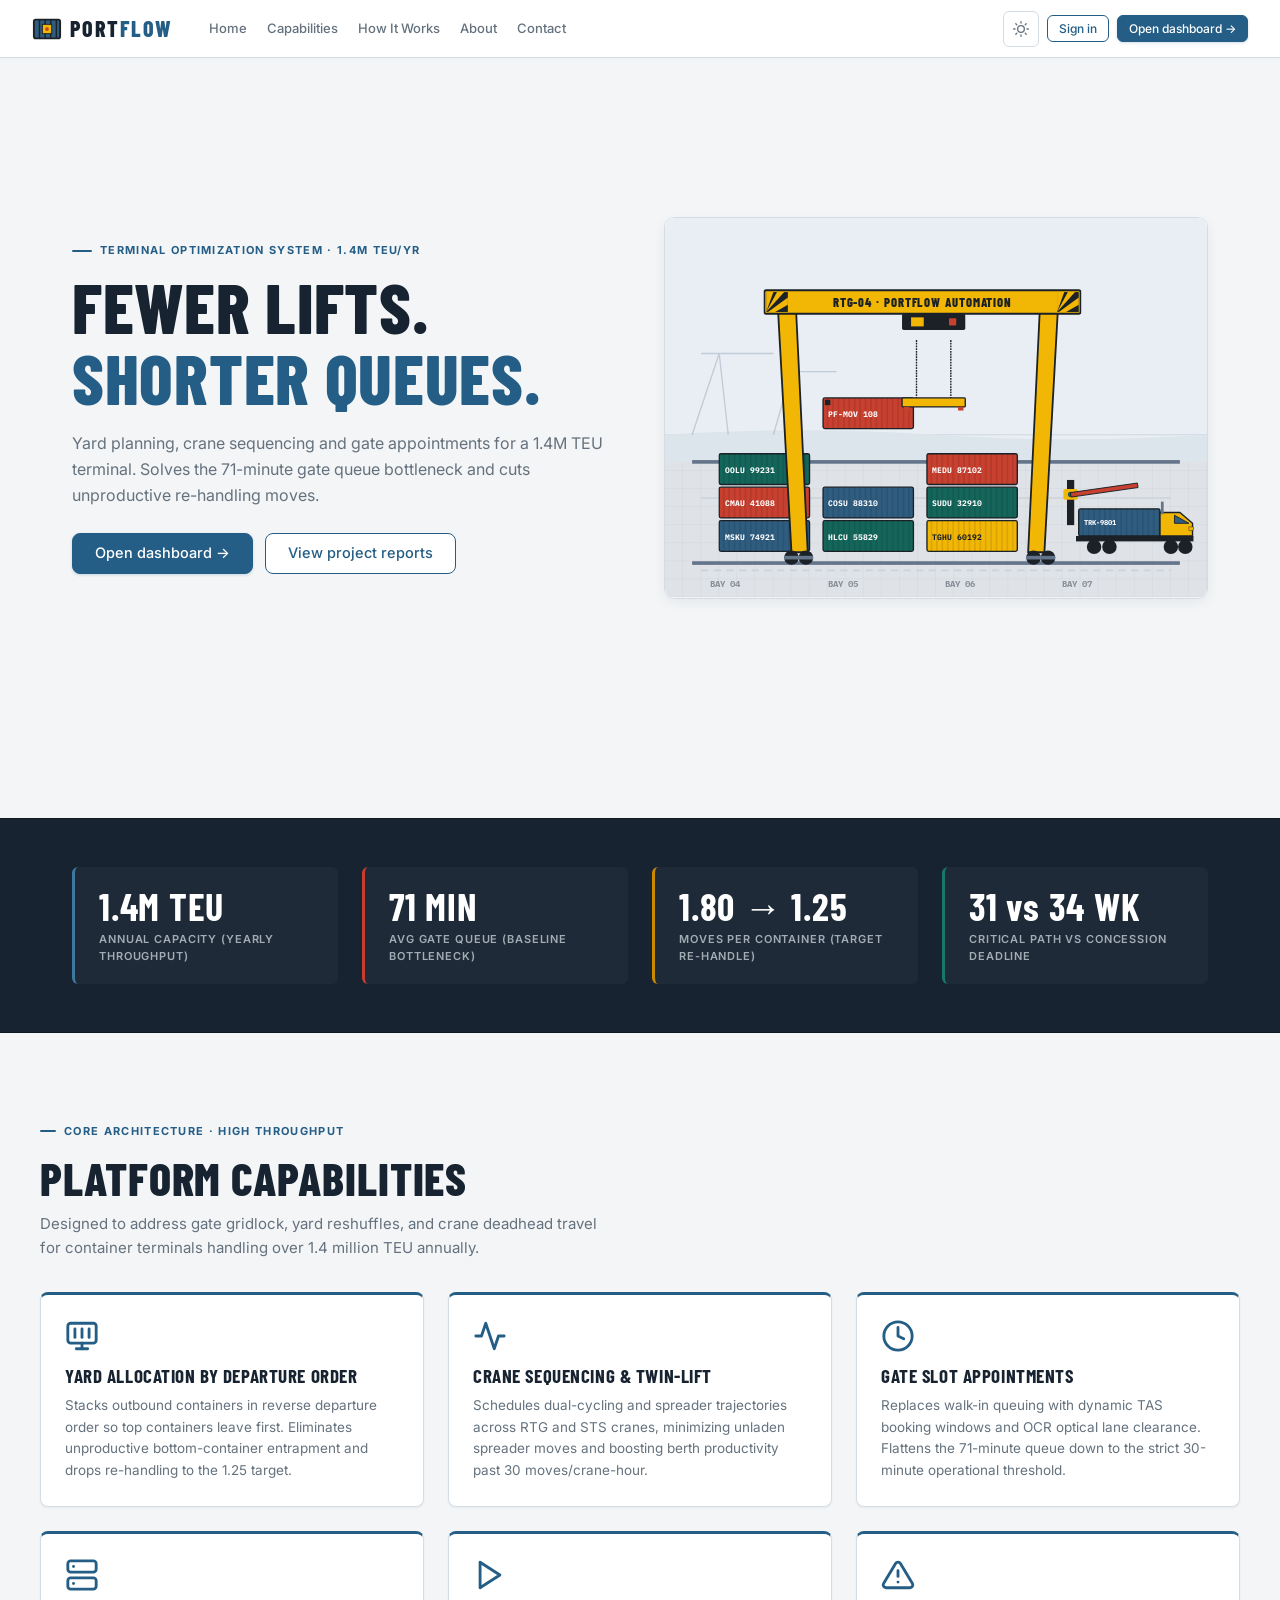
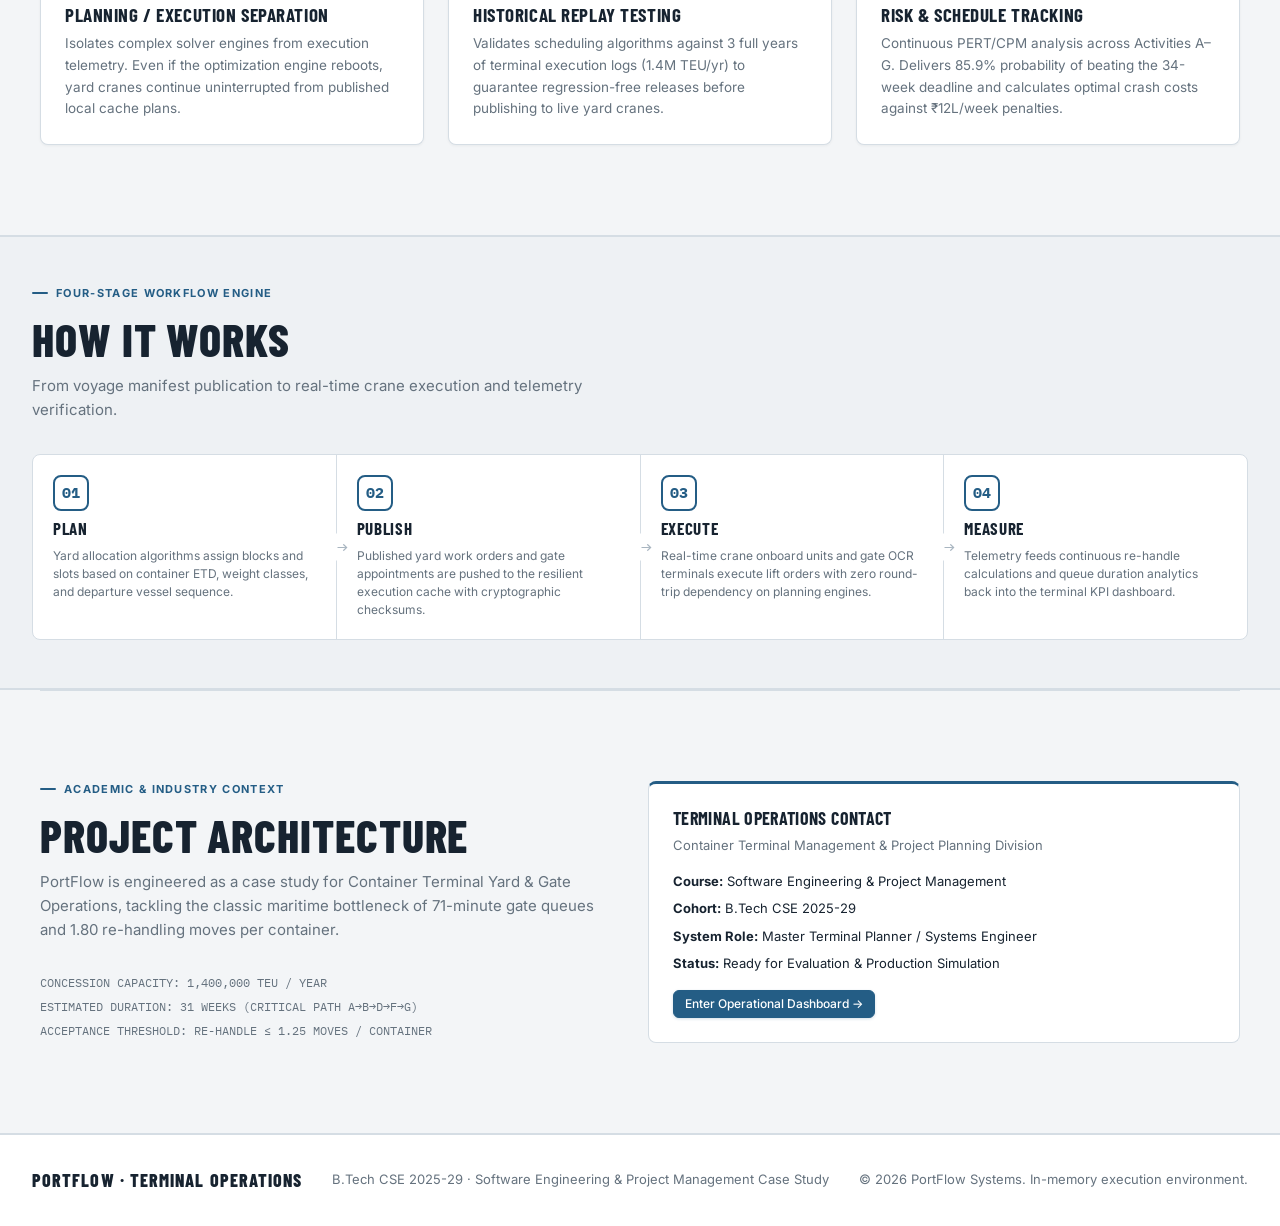
<file: index.html>
<!DOCTYPE html>
<html lang="en" data-theme="light">
<head>
  <meta charset="UTF-8"/>
  <meta name="viewport" content="width=device-width, initial-scale=1.0"/>
  <title>PortFlow – Container Terminal Yard & Gate Operations</title>
  <meta name="description" content="PortFlow: Yard planning, crane sequencing and gate appointments for a 1.4M TEU container terminal. Software Engineering Case Study."/>
  <link rel="stylesheet" href="styles.css"/>
  <link rel="preconnect" href="https://fonts.googleapis.com"/>
  <link rel="preconnect" href="https://fonts.gstatic.com" crossorigin/>
  <link href="https://fonts.googleapis.com/css2?family=Barlow+Condensed:wght@500;600;700;800&family=Inter:wght@300;400;500;600;700&family=IBM+Plex+Mono:wght@400;500;600;700&display=swap" rel="stylesheet"/>
</head>
<body class="landing-body">

  <!-- ══════════════════════════════════════════
       1. TOP NAVIGATION
       ══════════════════════════════════════════ -->
  <header class="l-nav" role="banner">
    <a href="index.html" class="l-logo" aria-label="PortFlow Home">
      <svg class="l-logo-icon" viewBox="0 0 32 32" fill="none" xmlns="http://www.w3.org/2000/svg" aria-hidden="true">
        <!-- Container Icon -->
        <rect x="2" y="6" width="28" height="20" rx="2" fill="#2F5D80" stroke="#1B2127" stroke-width="2"/>
        <line x1="8" y1="6" x2="8" y2="26" stroke="#1B2127" stroke-width="1.5"/>
        <line x1="14" y1="6" x2="14" y2="26" stroke="#1B2127" stroke-width="1.5"/>
        <line x1="20" y1="6" x2="20" y2="26" stroke="#1B2127" stroke-width="1.5"/>
        <line x1="26" y1="6" x2="26" y2="26" stroke="#1B2127" stroke-width="1.5"/>
        <rect x="11" y="11" width="10" height="10" fill="#F2B705" stroke="#1B2127" stroke-width="1"/>
        <circle cx="16" cy="16" r="2" fill="#C8402F"/>
      </svg>
      <span class="l-logo-text">PORT<span>FLOW</span></span>
    </a>

    <nav class="l-nav-links" aria-label="Landing navigation">
      <a href="#hero">Home</a>
      <a href="#capabilities">Capabilities</a>
      <a href="#how-it-works">How It Works</a>
      
      <a href="#about">About</a>
      <a href="#contact">Contact</a>
    </nav>

    <div class="l-nav-right">
      <button class="l-theme-btn" id="theme-toggle-btn" aria-label="Toggle light and dark mode" title="Toggle theme">
        <svg id="theme-sun-icon" width="16" height="16" viewBox="0 0 24 24" fill="none" stroke="currentColor" stroke-width="2" stroke-linecap="round" stroke-linejoin="round">
          <circle cx="12" cy="12" r="5"></circle>
          <line x1="12" y1="1" x2="12" y2="3"></line><line x1="12" y1="21" x2="12" y2="23"></line>
          <line x1="4.22" y1="4.22" x2="5.64" y2="5.64"></line><line x1="18.36" y1="18.36" x2="19.78" y2="19.78"></line>
          <line x1="1" y1="12" x2="3" y2="12"></line><line x1="21" y1="12" x2="23" y2="12"></line>
          <line x1="4.22" y1="19.78" x2="5.64" y2="18.36"></line><line x1="18.36" y1="5.64" x2="19.78" y2="4.22"></line>
        </svg>
      </button>

      <button class="btn btn-secondary btn-sm" id="btn-signin-modal" onclick="openSignInModal()">Sign in</button>
      <a href="dashboard.html" class="btn btn-primary btn-sm">Open dashboard →</a>
    </div>
  </header>

  <!-- ══════════════════════════════════════════
       2. HERO SECTION
       ══════════════════════════════════════════ -->
  <section class="hero" id="hero">
    <div class="hero-text">
      <div class="hero-eyebrow hero-anim-title">TERMINAL OPTIMIZATION SYSTEM · 1.4M TEU/YR</div>
      <h1 class="hero-h1 hero-anim-title">Fewer lifts.<br/><em>Shorter queues.</em></h1>
      <p class="hero-sub hero-anim-sub">Yard planning, crane sequencing and gate appointments for a 1.4M TEU terminal. Solves the 71-minute gate queue bottleneck and cuts unproductive re-handling moves.</p>

      <div class="hero-actions hero-anim-btns">
        <a href="dashboard.html" class="btn btn-primary btn-lg" id="hero-btn-dashboard">Open dashboard →</a>
        <a href="dashboard.html#reports" class="btn btn-secondary btn-lg" id="hero-btn-reports">View project reports</a>
      </div>
    </div>

    <!-- Original Inline SVG Illustration of Container Yard -->
    <div class="hero-illus hero-anim-illus" aria-label="Container yard illustration with gantry crane, stacks of shipping containers and gate truck">
      <svg viewBox="0 0 600 420" width="100%" height="100%" xmlns="http://www.w3.org/2000/svg" style="background:var(--surface);">
        <defs>
          <!-- Hatching & Corrugation pattern -->
          <pattern id="yardGrid" width="20" height="20" patternUnits="userSpaceOnUse">
            <line x1="0" y1="20" x2="20" y2="20" stroke="rgba(0,0,0,0.06)" stroke-width="1"/>
            <line x1="20" y1="0" x2="20" y2="20" stroke="rgba(0,0,0,0.06)" stroke-width="1"/>
          </pattern>
          <pattern id="corrugation" width="6" height="20" patternUnits="userSpaceOnUse">
            <line x1="5" y1="0" x2="5" y2="20" stroke="rgba(0,0,0,0.12)" stroke-width="1.5"/>
          </pattern>
        </defs>

        <!-- Sky / Background -->
        <rect x="0" y="0" width="600" height="280" fill="#E8EEF3"/>
        <line x1="0" y1="240" x2="600" y2="240" stroke="#CBD5E1" stroke-width="1"/>
        <path d="M0 240 Q150 230 300 240 T600 240 L600 280 L0 280 Z" fill="#DDE5EC"/>

        <!-- Distant STS Cranes at Berth -->
        <g stroke="#94A3B8" stroke-width="1.5" fill="none" opacity="0.45">
          <line x1="30" y1="240" x2="60" y2="150"/>
          <line x1="70" y1="240" x2="60" y2="150"/>
          <line x1="40" y1="150" x2="120" y2="150"/>
          <line x1="120" y1="240" x2="140" y2="170"/>
          <line x1="150" y1="240" x2="140" y2="170"/>
          <line x1="130" y1="170" x2="190" y2="170"/>
        </g>

        <!-- Concrete Yard Ground -->
        <rect x="0" y="270" width="600" height="150" fill="#DFE3E7"/>
        <rect x="0" y="270" width="600" height="150" fill="url(#yardGrid)"/>

        <!-- Yard Markings (Bay lines) -->
        <line x1="40" y1="390" x2="560" y2="390" stroke="#CBD2D9" stroke-width="2" stroke-dasharray="8 6"/>
        <line x1="40" y1="310" x2="560" y2="310" stroke="#CBD2D9" stroke-width="1.5"/>
        <text x="50" y="408" font-family="'IBM Plex Mono', monospace" font-size="10" font-weight="700" fill="#8A9099">BAY 04</text>
        <text x="180" y="408" font-family="'IBM Plex Mono', monospace" font-size="10" font-weight="700" fill="#8A9099">BAY 05</text>
        <text x="310" y="408" font-family="'IBM Plex Mono', monospace" font-size="10" font-weight="700" fill="#8A9099">BAY 06</text>
        <text x="440" y="408" font-family="'IBM Plex Mono', monospace" font-size="10" font-weight="700" fill="#8A9099">BAY 07</text>

        <!-- Crane Rails -->
        <rect x="30" y="380" width="540" height="4" fill="#64748B"/>
        <rect x="30" y="268" width="540" height="4" fill="#64748B"/>

        <!-- ── CONTAINER STACKS (Palette: Red #C8402F, Blue #2F5D80, Yellow #F2B705, Green #14665B) ── -->

        <!-- Stack 1 (Left: Bay 04) -->
        <!-- Tier 1 -->
        <g transform="translate(60, 335)">
          <rect width="100" height="34" rx="2" fill="#2F5D80" stroke="#1B2127" stroke-width="1.5"/>
          <rect width="100" height="34" fill="url(#corrugation)"/>
          <text x="6" y="21" font-family="'IBM Plex Mono', monospace" font-size="8.5" font-weight="700" fill="#FFFFFF">MSKU 74921</text>
          <rect x="82" y="6" width="12" height="6" fill="#F2B705" stroke="#1B2127" stroke-width="0.5"/>
        </g>
        <!-- Tier 2 -->
        <g transform="translate(60, 298)">
          <rect width="100" height="34" rx="2" fill="#C8402F" stroke="#1B2127" stroke-width="1.5"/>
          <rect width="100" height="34" fill="url(#corrugation)"/>
          <text x="6" y="21" font-family="'IBM Plex Mono', monospace" font-size="8.5" font-weight="700" fill="#FFFFFF">CMAU 41088</text>
          <text x="76" y="21" font-family="'IBM Plex Mono', monospace" font-size="7.5" font-weight="700" fill="#FFFFFF">40HC</text>
        </g>
        <!-- Tier 3 -->
        <g transform="translate(60, 261)">
          <rect width="100" height="34" rx="2" fill="#14665B" stroke="#1B2127" stroke-width="1.5"/>
          <rect width="100" height="34" fill="url(#corrugation)"/>
          <text x="6" y="21" font-family="'IBM Plex Mono', monospace" font-size="8.5" font-weight="700" fill="#FFFFFF">OOLU 99231</text>
        </g>

        <!-- Stack 2 (Middle: Bay 05) -->
        <!-- Tier 1 -->
        <g transform="translate(175, 335)">
          <rect width="100" height="34" rx="2" fill="#14665B" stroke="#1B2127" stroke-width="1.5"/>
          <rect width="100" height="34" fill="url(#corrugation)"/>
          <text x="6" y="21" font-family="'IBM Plex Mono', monospace" font-size="8.5" font-weight="700" fill="#FFFFFF">HLCU 55829</text>
        </g>
        <!-- Tier 2 -->
        <g transform="translate(175, 298)">
          <rect width="100" height="34" rx="2" fill="#2F5D80" stroke="#1B2127" stroke-width="1.5"/>
          <rect width="100" height="34" fill="url(#corrugation)"/>
          <text x="6" y="21" font-family="'IBM Plex Mono', monospace" font-size="8.5" font-weight="700" fill="#FFFFFF">COSU 88310</text>
        </g>

        <!-- Stack 3 (Right: Bay 06) -->
        <!-- Tier 1 -->
        <g transform="translate(290, 335)">
          <rect width="100" height="34" rx="2" fill="#F2B705" stroke="#1B2127" stroke-width="1.5"/>
          <rect width="100" height="34" fill="url(#corrugation)"/>
          <text x="6" y="21" font-family="'IBM Plex Mono', monospace" font-size="8.5" font-weight="700" fill="#1B2127">TGHU 60192</text>
        </g>
        <!-- Tier 2 -->
        <g transform="translate(290, 298)">
          <rect width="100" height="34" rx="2" fill="#14665B" stroke="#1B2127" stroke-width="1.5"/>
          <rect width="100" height="34" fill="url(#corrugation)"/>
          <text x="6" y="21" font-family="'IBM Plex Mono', monospace" font-size="8.5" font-weight="700" fill="#FFFFFF">SUDU 32910</text>
        </g>
        <!-- Tier 3 -->
        <g transform="translate(290, 261)">
          <rect width="100" height="34" rx="2" fill="#C8402F" stroke="#1B2127" stroke-width="1.5"/>
          <rect width="100" height="34" fill="url(#corrugation)"/>
          <text x="6" y="21" font-family="'IBM Plex Mono', monospace" font-size="8.5" font-weight="700" fill="#FFFFFF">MEDU 87102</text>
        </g>

        <!-- ── ANIMATED MOVING CONTAINER BEING LIFTED ── -->
        <g class="ctr-moving" transform="translate(175, 261)">
          <animateTransform attributeName="transform" type="translate"
            values="175,261; 175,190; 290,190; 290,225; 290,190; 175,190; 175,261"
            keyTimes="0; 0.2; 0.45; 0.6; 0.75; 0.9; 1"
            dur="9s" repeatCount="indefinite"/>
          <rect width="100" height="34" rx="2" fill="#C8402F" stroke="#1B2127" stroke-width="1.5"/>
          <rect width="100" height="34" fill="url(#corrugation)"/>
          <text x="6" y="21" font-family="'IBM Plex Mono', monospace" font-size="8.5" font-weight="700" fill="#FFFFFF">PF-MOV 108</text>
          <!-- Corner castings -->
          <rect x="2" y="2" width="6" height="6" fill="#1B2127"/>
          <rect x="92" y="2" width="6" height="6" fill="#1B2127"/>
        </g>

        <!-- ── RUBBER-TYRED GANTRY CRANE (RTG) ── -->
        <g id="gantry-crane">
          <!-- Left Leg & Wheels -->
          <path d="M125 100 L140 370 L158 370 L145 100 Z" fill="#F2B705" stroke="#1B2127" stroke-width="2"/>
          <circle cx="140" cy="376" r="8" fill="#1B2127"/>
          <circle cx="156" cy="376" r="8" fill="#1B2127"/>
          <rect x="132" y="374" width="32" height="4" fill="#64748B"/>

          <!-- Right Leg & Wheels -->
          <path d="M435 100 L420 370 L402 370 L415 100 Z" fill="#F2B705" stroke="#1B2127" stroke-width="2"/>
          <circle cx="408" cy="376" r="8" fill="#1B2127"/>
          <circle cx="424" cy="376" r="8" fill="#1B2127"/>
          <rect x="400" y="374" width="32" height="4" fill="#64748B"/>

          <!-- Top Cross Girder -->
          <rect x="110" y="80" width="350" height="26" rx="2" fill="#F2B705" stroke="#1B2127" stroke-width="2"/>
          <!-- Hazard Stripes on Girder Ends -->
          <g transform="translate(112, 82)">
            <rect width="24" height="22" fill="#1B2127"/>
            <polygon points="0,0 8,0 0,22" fill="#F2B705"/>
            <polygon points="12,0 20,0 0,22 0,22" fill="#F2B705"/>
            <polygon points="24,6 24,14 10,22 2,22" fill="#F2B705"/>
          </g>
          <g transform="translate(434, 82)">
            <rect width="24" height="22" fill="#1B2127"/>
            <polygon points="0,0 8,0 0,22" fill="#F2B705"/>
            <polygon points="12,0 20,0 0,22 0,22" fill="#F2B705"/>
            <polygon points="24,6 24,14 10,22 2,22" fill="#F2B705"/>
          </g>
          <text x="285" y="98" font-family="'Barlow Condensed', sans-serif" font-size="14" font-weight="800" fill="#1B2127" text-anchor="middle" letter-spacing="1">RTG-04 · PORTFLOW AUTOMATION</text>

          <!-- Trolley -->
          <g transform="translate(245, 106)">
            <animateTransform attributeName="transform" type="translate"
              values="245,106; 295,106; 245,106"
              dur="9s" repeatCount="indefinite"/>
            <rect width="70" height="18" rx="2" fill="#1B2127"/>
            <rect x="10" y="4" width="14" height="10" fill="#F2B705"/>
            <rect x="52" y="5" width="8" height="8" rx="1" fill="#C8402F"/>

            <!-- Cables & Spreader Hook Group with Sway Animation -->
            <g class="crane-hook-grp">
              <animateTransform attributeName="transform" type="translate"
                values="0,0; 0,16; 0,0"
                dur="4.5s" repeatCount="indefinite"/>
              <line x1="16" y1="18" x2="16" y2="82" stroke="#1B2127" stroke-width="1.5" stroke-dasharray="2 1"/>
              <line x1="54" y1="18" x2="54" y2="82" stroke="#1B2127" stroke-width="1.5" stroke-dasharray="2 1"/>
              <!-- Spreader Bar -->
              <rect x="0" y="82" width="70" height="10" rx="1" fill="#F2B705" stroke="#1B2127" stroke-width="1.5"/>
              <!-- Twistlocks -->
              <rect x="2" y="92" width="6" height="4" fill="#C8402F"/>
              <rect x="62" y="92" width="6" height="4" fill="#C8402F"/>
            </g>
          </g>
        </g>

        <!-- ── TERMINAL TRUCK AT GATE LANE (Right side) ── -->
        <g id="gate-truck" transform="translate(420, 310)">
          <!-- Gate Barrier Arm (Red/Yellow hazard stripes) -->
          <g transform="translate(25, -20)">
            <rect x="0" y="0" width="8" height="50" fill="#1B2127"/>
            <rect x="-4" y="10" width="16" height="12" rx="2" fill="#F2B705"/>
            <circle cx="4" cy="16" r="3" fill="#14665B"/>
            <!-- Boom barrier up & down rotation animation -->
            <g>
              <animateTransform attributeName="transform" type="rotate"
                values="-32 4 16; 0 4 16; 0 4 16; -32 4 16"
                keyTimes="0; 0.35; 0.65; 1"
                dur="6s" repeatCount="indefinite"/>
              <rect x="4" y="14" width="75" height="5" fill="#C8402F" stroke="#1B2127" stroke-width="1"/>
            </g>
          </g>

          <!-- Truck Chassis -->
          <rect x="35" y="42" width="130" height="6" fill="#1B2127"/>
          <!-- Wheels -->
          <circle cx="55" cy="54" r="8" fill="#1B2127"/>
          <circle cx="72" cy="54" r="8" fill="#1B2127"/>
          <circle cx="140" cy="54" r="8" fill="#1B2127"/>
          <circle cx="156" cy="54" r="8" fill="#1B2127"/>

          <!-- Truck Container on Chassis -->
          <g transform="translate(38, 12)">
            <rect width="90" height="30" rx="2" fill="#2F5D80" stroke="#1B2127" stroke-width="1.5"/>
            <rect width="90" height="30" fill="url(#corrugation)"/>
            <text x="6" y="18" font-family="'IBM Plex Mono', monospace" font-size="7.5" font-weight="700" fill="#FFFFFF">TRK-9801</text>
          </g>

          <!-- Driver Cab -->
          <path d="M128 42 L128 16 L150 16 L164 28 L164 42 Z" fill="#F2B705" stroke="#1B2127" stroke-width="1.5"/>
          <polygon points="144,19 160,28 144,28" fill="#2F5D80" stroke="#1B2127" stroke-width="1"/>
          <rect x="160" y="32" width="5" height="4" fill="#F2B705" stroke="#1B2127" stroke-width="0.5"/>
          <!-- Exhaust stack -->
          <rect x="129" y="4" width="3" height="14" fill="#64748B"/>
        </g>
      </svg>
    </div>
  </section>

  <!-- ══════════════════════════════════════════
       3. STAT STRIP (Dark navy background, condensed numbers, count-up animation)
       ══════════════════════════════════════════ -->
  <section class="stats-strip hero-anim-stats" id="landing-stats" aria-label="Terminal performance statistics">
    <div class="stats-inner">
      <div class="stat-card">
        <div class="stat-val stat-count-1">0.0M TEU</div>
        <div class="stat-lbl">ANNUAL CAPACITY (YEARLY THROUGHPUT)</div>
      </div>
      <div class="stat-card">
        <div class="stat-val stat-count-2">0 MIN</div>
        <div class="stat-lbl">AVG GATE QUEUE (BASELINE BOTTLENECK)</div>
      </div>
      <div class="stat-card">
        <div class="stat-val stat-count-3">0.00 → 1.25</div>
        <div class="stat-lbl">MOVES PER CONTAINER (TARGET RE-HANDLE)</div>
      </div>
      <div class="stat-card">
        <div class="stat-val stat-count-4">0 vs 34 WK</div>
        <div class="stat-lbl">CRITICAL PATH VS CONCESSION DEADLINE</div>
      </div>
    </div>
  </section>

  <!-- ══════════════════════════════════════════
       4. PLATFORM CAPABILITIES (6 cards grid)
       ══════════════════════════════════════════ -->
  <section class="capabilities" id="capabilities">
    <div class="section-eyebrow">CORE ARCHITECTURE · HIGH THROUGHPUT</div>
    <h2 class="section-h2">Platform Capabilities</h2>
    <p class="section-desc">Designed to address gate gridlock, yard reshuffles, and crane deadhead travel for container terminals handling over 1.4 million TEU annually.</p>

    <div class="cap-grid">
      <!-- Card 1 -->
      <div class="cap-card">
        <svg class="cap-icon" viewBox="0 0 24 24" fill="none" stroke="currentColor" stroke-width="2" stroke-linecap="round" stroke-linejoin="round" aria-hidden="true">
          <rect x="2" y="3" width="20" height="14" rx="2"/>
          <line x1="8" y1="21" x2="16" y2="21"/><line x1="12" y1="17" x2="12" y2="21"/>
          <line x1="7" y1="7" x2="7" y2="13"/><line x1="12" y1="7" x2="12" y2="13"/><line x1="17" y1="7" x2="17" y2="13"/>
        </svg>
        <h3 class="cap-title">Yard Allocation by Departure Order</h3>
        <p class="cap-desc">Stacks outbound containers in reverse departure order so top containers leave first. Eliminates unproductive bottom-container entrapment and drops re-handling to the 1.25 target.</p>
      </div>

      <!-- Card 2 -->
      <div class="cap-card">
        <svg class="cap-icon" viewBox="0 0 24 24" fill="none" stroke="currentColor" stroke-width="2" stroke-linecap="round" stroke-linejoin="round" aria-hidden="true">
          <polyline points="22 12 18 12 15 21 9 3 6 12 2 12"/>
        </svg>
        <h3 class="cap-title">Crane Sequencing & Twin-Lift</h3>
        <p class="cap-desc">Schedules dual-cycling and spreader trajectories across RTG and STS cranes, minimizing unladen spreader moves and boosting berth productivity past 30 moves/crane-hour.</p>
      </div>

      <!-- Card 3 -->
      <div class="cap-card">
        <svg class="cap-icon" viewBox="0 0 24 24" fill="none" stroke="currentColor" stroke-width="2" stroke-linecap="round" stroke-linejoin="round" aria-hidden="true">
          <circle cx="12" cy="12" r="10"/>
          <polyline points="12 6 12 12 16 14"/>
        </svg>
        <h3 class="cap-title">Gate Slot Appointments</h3>
        <p class="cap-desc">Replaces walk-in queuing with dynamic TAS booking windows and OCR optical lane clearance. Flattens the 71-minute queue down to the strict 30-minute operational threshold.</p>
      </div>

      <!-- Card 4 -->
      <div class="cap-card">
        <svg class="cap-icon" viewBox="0 0 24 24" fill="none" stroke="currentColor" stroke-width="2" stroke-linecap="round" stroke-linejoin="round" aria-hidden="true">
          <rect x="2" y="2" width="20" height="8" rx="2"/><rect x="2" y="14" width="20" height="8" rx="2"/>
          <line x1="6" y1="6" x2="6.01" y2="6"/><line x1="6" y1="18" x2="6.01" y2="18"/>
        </svg>
        <h3 class="cap-title">Planning / Execution Separation</h3>
        <p class="cap-desc">Isolates complex solver engines from execution telemetry. Even if the optimization engine reboots, yard cranes continue uninterrupted from published local cache plans.</p>
      </div>

      <!-- Card 5 -->
      <div class="cap-card">
        <svg class="cap-icon" viewBox="0 0 24 24" fill="none" stroke="currentColor" stroke-width="2" stroke-linecap="round" stroke-linejoin="round" aria-hidden="true">
          <polygon points="5 3 19 12 5 21 5 3"/>
        </svg>
        <h3 class="cap-title">Historical Replay Testing</h3>
        <p class="cap-desc">Validates scheduling algorithms against 3 full years of terminal execution logs (1.4M TEU/yr) to guarantee regression-free releases before publishing to live yard cranes.</p>
      </div>

      <!-- Card 6 -->
      <div class="cap-card">
        <svg class="cap-icon" viewBox="0 0 24 24" fill="none" stroke="currentColor" stroke-width="2" stroke-linecap="round" stroke-linejoin="round" aria-hidden="true">
          <path d="M10.29 3.86L1.82 18a2 2 0 0 0 1.71 3h16.94a2 2 0 0 0 1.71-3L13.71 3.86a2 2 0 0 0-3.42 0z"/>
          <line x1="12" y1="9" x2="12" y2="13"/><line x1="12" y1="17" x2="12.01" y2="17"/>
        </svg>
        <h3 class="cap-title">Risk & Schedule Tracking</h3>
        <p class="cap-desc">Continuous PERT/CPM analysis across Activities A–G. Delivers 85.9% probability of beating the 34-week deadline and calculates optimal crash costs against ₹12L/week penalties.</p>
      </div>
    </div>
  </section>

  <!-- ══════════════════════════════════════════
       5. HOW IT WORKS (Horizontal strip)
       ══════════════════════════════════════════ -->
  <section class="how-section" id="how-it-works" aria-label="How PortFlow works">
    <div class="how-inner">
      <div class="section-eyebrow">FOUR-STAGE WORKFLOW ENGINE</div>
      <h2 class="section-h2">How It Works</h2>
      <p class="section-desc">From voyage manifest publication to real-time crane execution and telemetry verification.</p>

      <div class="how-strip">
        <div class="how-step">
          <div class="how-num">01</div>
          <h3 class="how-title">Plan</h3>
          <p class="how-desc">Yard allocation algorithms assign blocks and slots based on container ETD, weight classes, and departure vessel sequence.</p>
        </div>

        <div class="how-step">
          <div class="how-num">02</div>
          <h3 class="how-title">Publish</h3>
          <p class="how-desc">Published yard work orders and gate appointments are pushed to the resilient execution cache with cryptographic checksums.</p>
        </div>

        <div class="how-step">
          <div class="how-num">03</div>
          <h3 class="how-title">Execute</h3>
          <p class="how-desc">Real-time crane onboard units and gate OCR terminals execute lift orders with zero round-trip dependency on planning engines.</p>
        </div>

        <div class="how-step">
          <div class="how-num">04</div>
          <h3 class="how-title">Measure</h3>
          <p class="how-desc">Telemetry feeds continuous re-handle calculations and queue duration analytics back into the terminal KPI dashboard.</p>
        </div>
      </div>
    </div>
  </section>

  <!-- ══════════════════════════════════════════
       6. ABOUT & CONTACT
       ══════════════════════════════════════════ -->
  <section class="capabilities" id="about" style="border-top:1px solid var(--border);">
    <div class="grid-2">
      <div>
        <div class="section-eyebrow">ACADEMIC & INDUSTRY CONTEXT</div>
        <h2 class="section-h2">Project Architecture</h2>
        <p class="section-desc">PortFlow is engineered as a case study for Container Terminal Yard & Gate Operations, tackling the classic maritime bottleneck of 71-minute gate queues and 1.80 re-handling moves per container.</p>
        <div style="font-family:var(--f-mono);font-size:12px;color:var(--text-muted);display:flex;flex-direction:column;gap:6px;">
          <div>CONCESSION CAPACITY: 1,400,000 TEU / YEAR</div>
          <div>ESTIMATED DURATION: 31 WEEKS (CRITICAL PATH A→B→D→F→G)</div>
          <div>ACCEPTANCE THRESHOLD: RE-HANDLE &le; 1.25 MOVES / CONTAINER</div>
        </div>
      </div>
      <div id="contact" style="background:var(--surface);border:1px solid var(--border);border-top:3px solid var(--blue);border-radius:var(--r);padding:var(--s6);">
        <h3 style="font-family:var(--f-head);font-size:18px;text-transform:uppercase;margin-bottom:var(--s2);">Terminal Operations Contact</h3>
        <p style="font-size:13px;color:var(--text-muted);margin-bottom:var(--s4);">Container Terminal Management & Project Planning Division</p>
        <div style="display:flex;flex-direction:column;gap:var(--s2);font-size:13px;">
          <div><strong>Course:</strong> Software Engineering & Project Management</div>
          <div><strong>Cohort:</strong> B.Tech CSE 2025-29</div>
          <div><strong>System Role:</strong> Master Terminal Planner / Systems Engineer</div>
          <div><strong>Status:</strong> Ready for Evaluation & Production Simulation</div>
        </div>
        <div style="margin-top:var(--s4);">
          <a href="dashboard.html" class="btn btn-primary btn-sm">Enter Operational Dashboard →</a>
        </div>
      </div>
    </div>
  </section>

  <!-- ══════════════════════════════════════════
       7. FOOTER
       ══════════════════════════════════════════ -->
  <footer class="l-footer" role="contentinfo">
    <div class="l-footer-inner">
      <div class="l-footer-logo">PORTFLOW · TERMINAL OPERATIONS</div>
      <div>B.Tech CSE 2025-29 · Software Engineering & Project Management Case Study</div>
      <div>&copy; 2026 PortFlow Systems. In-memory execution environment.</div>
    </div>
  </footer>

  <!-- ══════════════════════════════════════════
       SIGN IN MODAL
       ══════════════════════════════════════════ -->
  <div class="modal-overlay" id="signin-modal" role="dialog" aria-modal="true" aria-hidden="true" style="display:none;position:fixed;inset:0;background:rgba(0,0,0,0.55);z-index:999;align-items:center;justify-content:center;">
    <div style="background:var(--surface);border:2px solid var(--border);border-top:4px solid var(--blue);border-radius:var(--r);max-width:420px;width:90%;padding:var(--s6);box-shadow:var(--shadow-md);">
      <div style="display:flex;justify-content:space-between;align-items:center;margin-bottom:var(--s4);">
        <h3 style="font-family:var(--f-head);font-size:20px;text-transform:uppercase;color:var(--text);">Terminal Sign In</h3>
        <button onclick="closeSignInModal()" style="font-size:18px;cursor:pointer;color:var(--text-muted);" aria-label="Close dialog">✕</button>
      </div>
      <p style="font-size:13px;color:var(--text-muted);margin-bottom:var(--s4);">Log in as an authenticated terminal operator or planner to access live yard and crane telemetry.</p>
      <div style="display:flex;flex-direction:column;gap:var(--s3);margin-bottom:var(--s5);">
        <div>
          <label style="display:block;font-size:11px;font-family:var(--f-mono);font-weight:700;text-transform:uppercase;color:var(--text-muted);margin-bottom:4px;">Operator ID</label>
          <input type="text" value="PLANNER-MR-04" readonly style="width:100%;padding:8px;border:1px solid var(--border);border-radius:var(--r);font-family:var(--f-mono);font-size:13px;background:var(--surface-2);color:var(--text);"/>
        </div>
        <div>
          <label style="display:block;font-size:11px;font-family:var(--f-mono);font-weight:700;text-transform:uppercase;color:var(--text-muted);margin-bottom:4px;">Terminal Clearance</label>
          <input type="text" value="Level 4 · Yard Planning & Dispatch" readonly style="width:100%;padding:8px;border:1px solid var(--border);border-radius:var(--r);font-family:var(--f-mono);font-size:13px;background:var(--surface-2);color:var(--text);"/>
        </div>
      </div>
      <div style="display:flex;justify-content:flex-end;gap:var(--s2);">
        <button class="btn btn-secondary" onclick="closeSignInModal()">Cancel</button>
        <a href="dashboard.html" class="btn btn-primary">Enter Dashboard →</a>
      </div>
    </div>
  </div>

  <!-- Script for Theme Toggle & Modal -->
  <script>
    // Theme initialization
    const savedTheme = localStorage.getItem('portflow_theme') || 'light';
    document.documentElement.setAttribute('data-theme', savedTheme);

    const themeBtn = document.getElementById('theme-toggle-btn');
    if (themeBtn) {
      themeBtn.addEventListener('click', () => {
        const cur = document.documentElement.getAttribute('data-theme') || 'light';
        const next = cur === 'dark' ? 'light' : 'dark';
        document.documentElement.setAttribute('data-theme', next);
        localStorage.setItem('portflow_theme', next);
      });
    }

    function openSignInModal() {
      const modal = document.getElementById('signin-modal');
      if (modal) modal.style.display = 'flex';
    }

    function closeSignInModal() {
      const modal = document.getElementById('signin-modal');
      if (modal) modal.style.display = 'none';
    }

    // Count-up animation for KPI strip when entering viewport
    function runCountUp() {
      const el1 = document.querySelector('.stat-count-1');
      const el2 = document.querySelector('.stat-count-2');
      const el3 = document.querySelector('.stat-count-3');
      const el4 = document.querySelector('.stat-count-4');

      const duration = 1400;
      const startTime = performance.now();

      function update(currentTime) {
        const elapsed = currentTime - startTime;
        const progress = Math.min(elapsed / duration, 1);
        const ease = 1 - Math.pow(1 - progress, 3); // ease-out cubic

        if (el1) {
          const v1 = (ease * 1.4).toFixed(1);
          el1.textContent = `${v1}M TEU`;
        }
        if (el2) {
          const v2 = Math.round(ease * 71);
          el2.textContent = `${v2} MIN`;
        }
        if (el3) {
          const v3 = (ease * 1.80).toFixed(2);
          el3.textContent = `${v3} → 1.25`;
        }
        if (el4) {
          const v4 = Math.round(ease * 31);
          el4.textContent = `${v4} vs 34 WK`;
        }

        if (progress < 1) {
          requestAnimationFrame(update);
        } else {
          if (el1) el1.textContent = '1.4M TEU';
          if (el2) el2.textContent = '71 MIN';
          if (el3) el3.textContent = '1.80 → 1.25';
          if (el4) el4.textContent = '31 vs 34 WK';
        }
      }
      requestAnimationFrame(update);
    }

    // Trigger count-up via IntersectionObserver
    document.addEventListener('DOMContentLoaded', () => {
      const statsStrip = document.getElementById('landing-stats');
      if (statsStrip && 'IntersectionObserver' in window) {
        let triggered = false;
        const obs = new IntersectionObserver((entries) => {
          entries.forEach(entry => {
            if (entry.isIntersecting && !triggered) {
              triggered = true;
              runCountUp();
            }
          });
        }, { threshold: 0.25 });
        obs.observe(statsStrip);
      } else {
        runCountUp();
      }
    });
  </script>
</body>
</html>
</file>
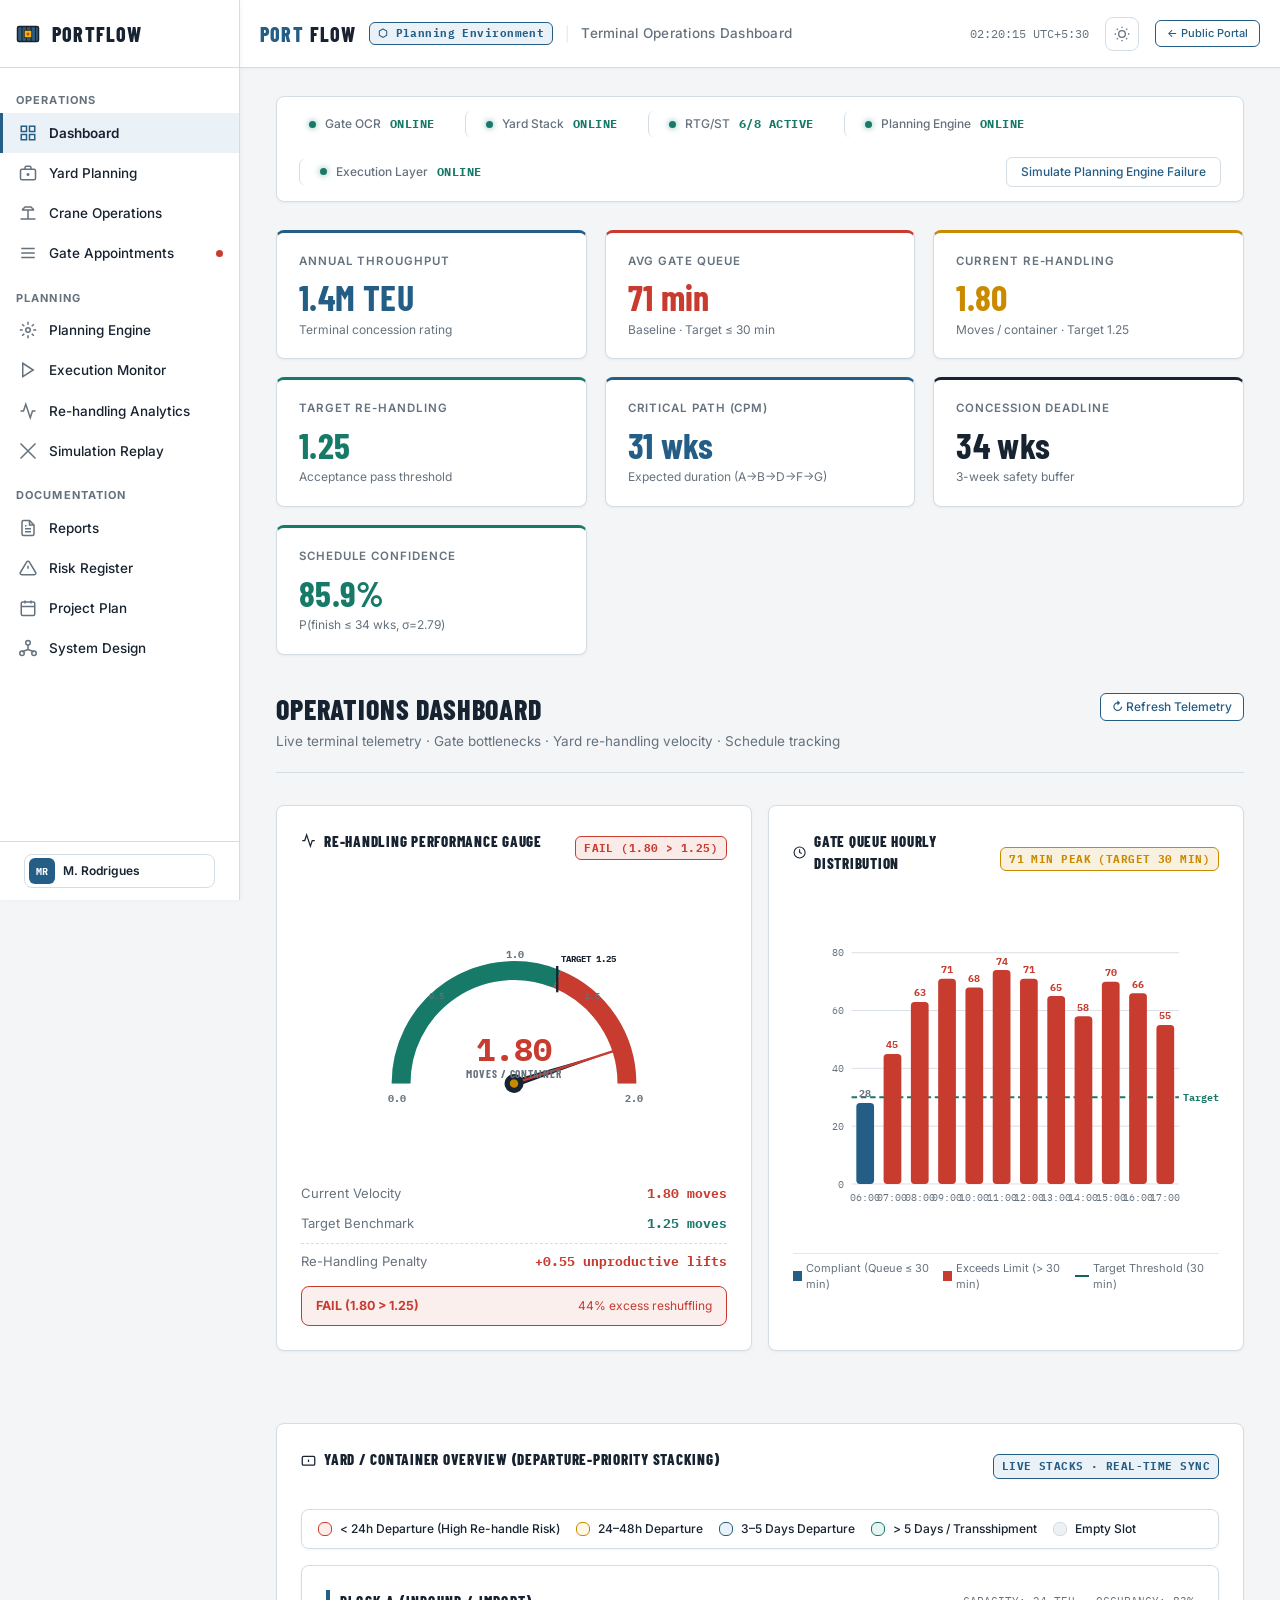
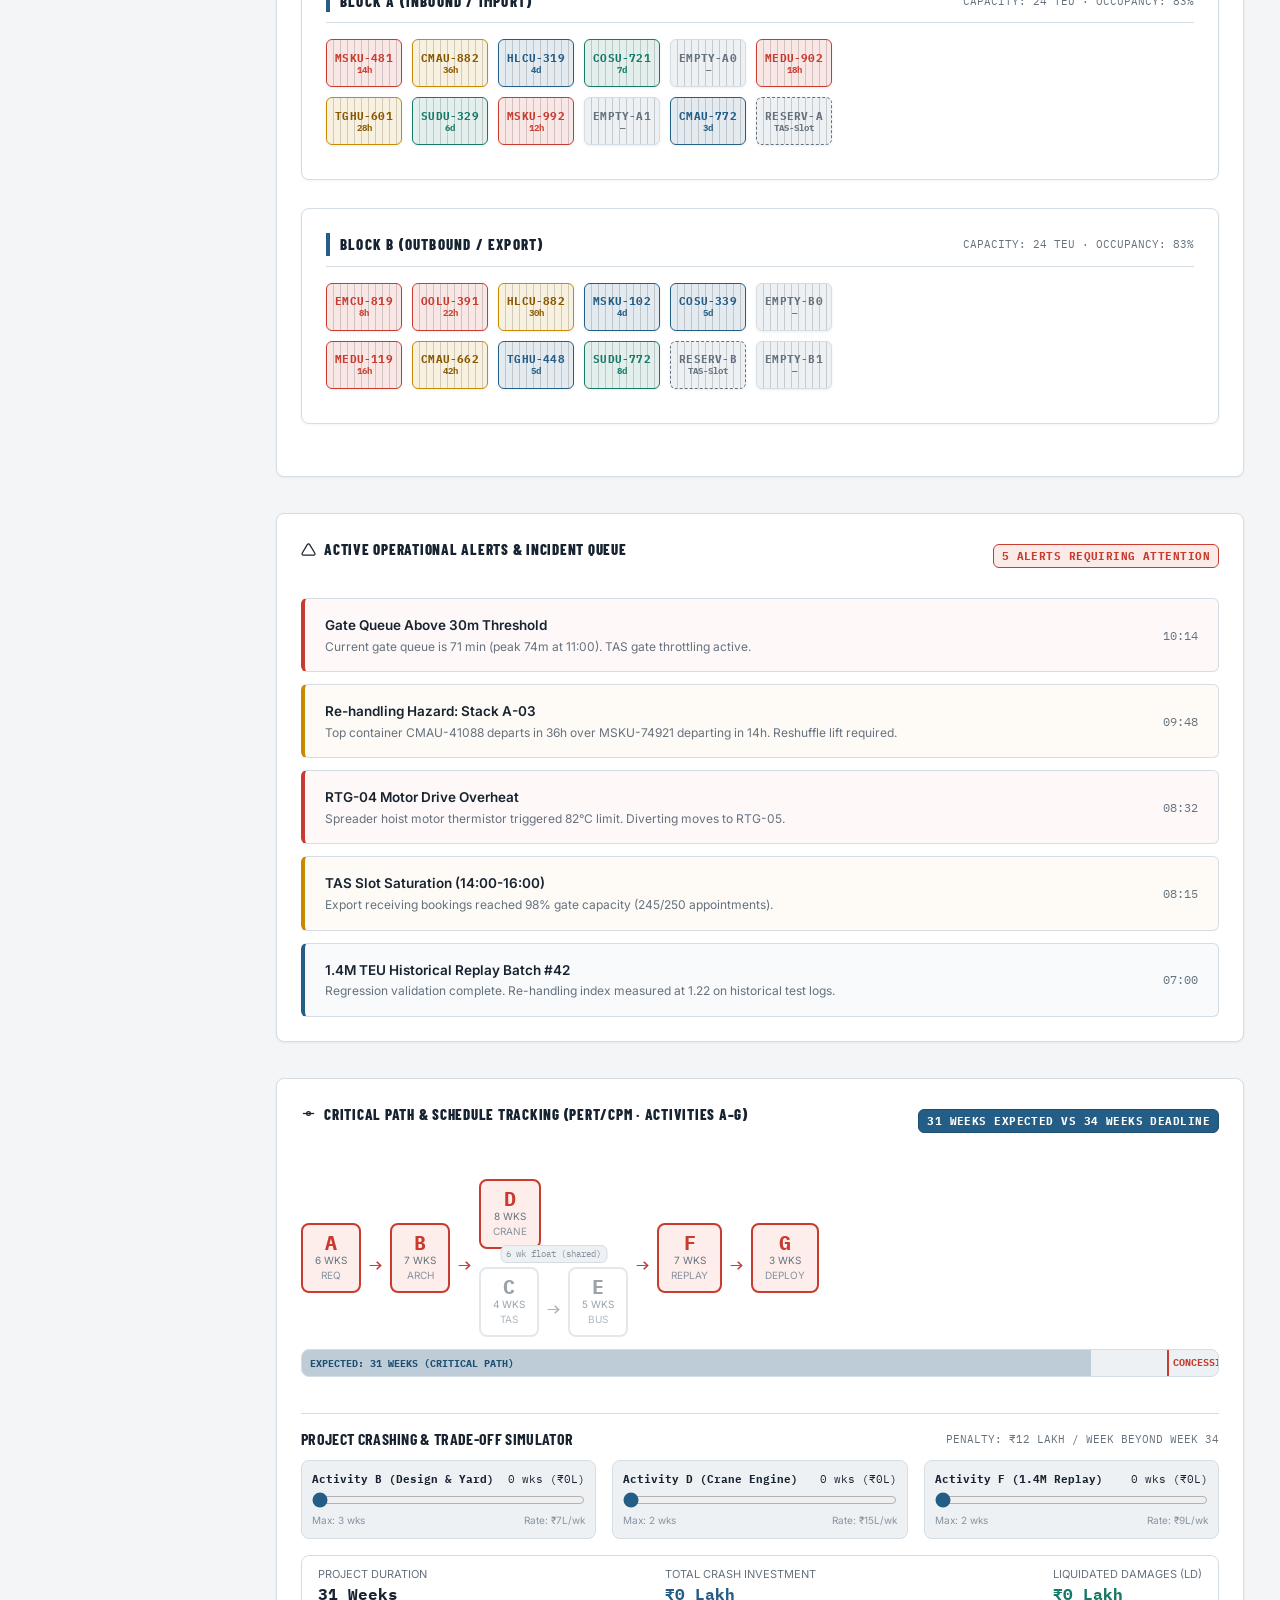
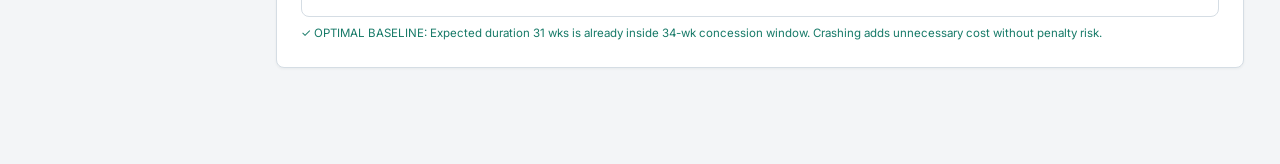
<file: dashboard.html>
<!DOCTYPE html>
<html lang="en" data-theme="light">
<head>
  <meta charset="UTF-8"/>
  <meta name="viewport" content="width=device-width, initial-scale=1.0"/>
  <title>PortFlow – Terminal Operations Dashboard</title>
  <meta name="description" content="PortFlow Container Terminal Yard & Gate Operations Planning and Execution Dashboard. 1.4M TEU/year capacity."/>
  <link rel="stylesheet" href="styles.css"/>
  <link rel="preconnect" href="https://fonts.googleapis.com"/>
  <link rel="preconnect" href="https://fonts.gstatic.com" crossorigin/>
  <link href="https://fonts.googleapis.com/css2?family=Barlow+Condensed:wght@500;600;700;800&family=Inter:wght@300;400;500;600;700&family=IBM+Plex+Mono:wght@400;500;600;700&display=swap" rel="stylesheet"/>
</head>
<body class="dashboard-body">

  <!-- ══════════════════════════════════════════
       GLOBAL MODAL
       ══════════════════════════════════════════ -->
  <div class="modal-overlay" id="modal-overlay" role="dialog" aria-modal="true" aria-labelledby="modal-title" style="display:none;">
    <div class="modal">
      <div class="modal-header">
        <h3 class="modal-title" id="modal-title"></h3>
        <button class="modal-close" id="modal-close-btn" aria-label="Close modal" onclick="closeModal()">✕</button>
      </div>
      <div class="modal-body" id="modal-body"></div>
      <div class="modal-footer" id="modal-footer"></div>
    </div>
  </div>

  <!-- ══════════════════════════════════════════
       TOAST CONTAINER (Top-Right, Auto-dismiss 5s)
       ══════════════════════════════════════════ -->
  <div class="toast-container" id="toast-container" aria-live="polite"></div>

  <!-- ══════════════════════════════════════════
       LEFT SIDEBAR (Narrow Rail, Expands on Hover)
       ══════════════════════════════════════════ -->
  <aside class="sidebar" id="sidebar" role="navigation" aria-label="Main navigation">
    
    <!-- Logo -->
    <div class="sidebar-logo">
      <svg class="s-logo-icon" viewBox="0 0 32 32" fill="none" xmlns="http://www.w3.org/2000/svg" aria-hidden="true">
        <rect x="2" y="6" width="28" height="20" rx="2" fill="#2F5D80" stroke="#1B2127" stroke-width="2"/>
        <line x1="8" y1="6" x2="8" y2="26" stroke="#1B2127" stroke-width="1.5"/>
        <line x1="14" y1="6" x2="14" y2="26" stroke="#1B2127" stroke-width="1.5"/>
        <line x1="20" y1="6" x2="20" y2="26" stroke="#1B2127" stroke-width="1.5"/>
        <line x1="26" y1="6" x2="26" y2="26" stroke="#1B2127" stroke-width="1.5"/>
        <rect x="11" y="11" width="10" height="10" fill="#F2B705" stroke="#1B2127" stroke-width="1"/>
        <circle cx="16" cy="16" r="2" fill="#C8402F"/>
      </svg>
      <span class="s-logo-text">PORTFLOW</span>
    </div>

    <!-- Navigation Rail Items -->
    <nav class="sidebar-nav">
      <!-- Group 1: Operations -->
      <div class="nav-group">OPERATIONS</div>

      <a href="#dashboard" class="nav-item active" data-page="dashboard" id="nav-dashboard">
        <svg class="nav-icon" viewBox="0 0 24 24" fill="none" stroke="currentColor" stroke-width="2"><rect x="3" y="3" width="7" height="7"/><rect x="14" y="3" width="7" height="7"/><rect x="3" y="14" width="7" height="7"/><rect x="14" y="14" width="7" height="7"/></svg>
        <span class="nav-txt">Dashboard</span>
      </a>

      <a href="#yard" class="nav-item" data-page="yard" id="nav-yard">
        <svg class="nav-icon" viewBox="0 0 24 24" fill="none" stroke="currentColor" stroke-width="2"><rect x="2" y="7" width="20" height="14" rx="2"/><path d="M16 7V5a2 2 0 0 0-2-2h-4a2 2 0 0 0-2 2v2"/><line x1="12" y1="12" x2="12" y2="16"/><line x1="10" y1="14" x2="14" y2="14"/></svg>
        <span class="nav-txt">Yard Planning</span>
      </a>

      <a href="#crane" class="nav-item" data-page="crane" id="nav-crane">
        <svg class="nav-icon" viewBox="0 0 24 24" fill="none" stroke="currentColor" stroke-width="2"><path d="M2 20h20M12 20V8M4 8h16M4 8l4-4h8l4 4"/></svg>
        <span class="nav-txt">Crane Operations</span>
      </a>

      <a href="#gate" class="nav-item" data-page="gate" id="nav-gate">
        <svg class="nav-icon" viewBox="0 0 24 24" fill="none" stroke="currentColor" stroke-width="2"><path d="M3 12h18M3 6h18M3 18h18"/></svg>
        <span class="nav-txt">Gate Appointments</span>
        <span class="nav-alert-dot"></span>
      </a>

      <!-- Group 2: Planning -->
      <div class="nav-group">PLANNING</div>

      <a href="#planning" class="nav-item" data-page="planning" id="nav-planning">
        <svg class="nav-icon" viewBox="0 0 24 24" fill="none" stroke="currentColor" stroke-width="2"><circle cx="12" cy="12" r="3"/><path d="M12 1v4M12 19v4M4.22 4.22l2.83 2.83M16.95 16.95l2.83 2.83M1 12h4M19 12h4M4.22 19.78l2.83-2.83M16.95 7.05l2.83-2.83"/></svg>
        <span class="nav-txt">Planning Engine</span>
      </a>

      <a href="#execution" class="nav-item" data-page="execution" id="nav-execution">
        <svg class="nav-icon" viewBox="0 0 24 24" fill="none" stroke="currentColor" stroke-width="2"><polygon points="5 3 19 12 5 21 5 3"/></svg>
        <span class="nav-txt">Execution Monitor</span>
      </a>

      <a href="#rehandle" class="nav-item" data-page="rehandle" id="nav-rehandle">
        <svg class="nav-icon" viewBox="0 0 24 24" fill="none" stroke="currentColor" stroke-width="2"><polyline points="22 12 18 12 15 21 9 3 6 12 2 12"/></svg>
        <span class="nav-txt">Re-handling Analytics</span>
      </a>

      <a href="#simulation" class="nav-item" data-page="simulation" id="nav-simulation">
        <svg class="nav-icon" viewBox="0 0 24 24" fill="none" stroke="currentColor" stroke-width="2"><path d="M2 2l20 20M2 22L22 2M12 12h.01"/></svg>
        <span class="nav-txt">Simulation Replay</span>
      </a>

      <!-- Group 3: Documentation -->
      <div class="nav-group">DOCUMENTATION</div>

      <a href="#reports" class="nav-item" data-page="reports" id="nav-reports">
        <svg class="nav-icon" viewBox="0 0 24 24" fill="none" stroke="currentColor" stroke-width="2"><path d="M14 2H6a2 2 0 0 0-2 2v16a2 2 0 0 0 2 2h12a2 2 0 0 0 2-2V8z"/><polyline points="14 2 14 8 20 8"/><line x1="16" y1="13" x2="8" y2="13"/><line x1="16" y1="17" x2="8" y2="17"/><polyline points="10 9 9 9 8 9"/></svg>
        <span class="nav-txt">Reports</span>
      </a>

      <a href="#risk" class="nav-item" data-page="risk" id="nav-risk">
        <svg class="nav-icon" viewBox="0 0 24 24" fill="none" stroke="currentColor" stroke-width="2"><path d="M10.29 3.86L1.82 18a2 2 0 0 0 1.71 3h16.94a2 2 0 0 0 1.71-3L13.71 3.86a2 2 0 0 0-3.42 0z"/><line x1="12" y1="9" x2="12" y2="13"/><line x1="12" y1="17" x2="12.01" y2="17"/></svg>
        <span class="nav-txt">Risk Register</span>
      </a>

      <a href="#projectplan" class="nav-item" data-page="projectplan" id="nav-projectplan">
        <svg class="nav-icon" viewBox="0 0 24 24" fill="none" stroke="currentColor" stroke-width="2"><rect x="3" y="4" width="18" height="18" rx="2"/><line x1="16" y1="2" x2="16" y2="6"/><line x1="8" y1="2" x2="8" y2="6"/><line x1="3" y1="10" x2="21" y2="10"/></svg>
        <span class="nav-txt">Project Plan</span>
      </a>

      <a href="#sysdesign" class="nav-item" data-page="sysdesign" id="nav-sysdesign">
        <svg class="nav-icon" viewBox="0 0 24 24" fill="none" stroke="currentColor" stroke-width="2"><circle cx="12" cy="5" r="3"/><circle cx="4" cy="19" r="3"/><circle cx="20" cy="19" r="3"/><line x1="12" y1="8" x2="12" y2="14"/><line x1="12" y1="14" x2="4" y2="17"/><line x1="12" y1="14" x2="20" y2="17"/></svg>
        <span class="nav-txt">System Design</span>
      </a>
    </nav>

    <!-- Sidebar Bottom Foot -->
    <div class="sidebar-foot">
      <div class="user-pill" style="margin:0 var(--s2);">
        <div class="u-avatar">MR</div>
        <div class="u-name">M. Rodrigues</div>
      </div>
    </div>
  </aside>

  <!-- ══════════════════════════════════════════
       TOP NAVIGATION BAR
       ══════════════════════════════════════════ -->
  <header class="topnav" role="banner">
    <div style="display:flex;align-items:center;gap:var(--s3);">
      <div style="font-family:var(--f-head);font-size:20px;font-weight:800;letter-spacing:0.06em;color:var(--pf-navy);display:flex;align-items:center;gap:6px;">
        <span style="color:var(--pf-blue)">PORT</span>FLOW
      </div>
      <span class="env-badge env-plan" id="topnav-env-badge">[PLANNING ENVIRONMENT]</span>
      <span style="color:var(--pf-border);font-weight:300;">|</span>
      <h2 class="topnav-title" id="topnav-page-title" style="font-size:13.5px;color:var(--pf-text-muted);font-weight:500;margin:0;">Terminal Operations Dashboard</h2>
    </div>

    <div class="topnav-spacer"></div>

    <div class="live-clock" id="live-clock" aria-label="Terminal live clock">--:--:--</div>

    <button class="tnav-btn" id="theme-toggle-btn" aria-label="Toggle dark and light theme" title="Toggle Theme">
      <svg width="16" height="16" viewBox="0 0 24 24" fill="none" stroke="currentColor" stroke-width="2"><circle cx="12" cy="12" r="5"/><line x1="12" y1="1" x2="12" y2="3"/><line x1="12" y1="21" x2="12" y2="23"/><line x1="4.22" y1="4.22" x2="5.64" y2="5.64"/><line x1="18.36" y1="18.36" x2="19.78" y2="19.78"/><line x1="1" y1="12" x2="3" y2="12"/><line x1="21" y1="12" x2="23" y2="12"/><line x1="4.22" y1="19.78" x2="5.64" y2="18.36"/><line x1="18.36" y1="5.64" x2="19.78" y2="4.22"/></svg>
    </button>

    <a href="index.html" class="btn btn-secondary btn-sm" style="font-size:11px;">← Public Portal</a>
  </header>

  <!-- ══════════════════════════════════════════
       MAIN CONTENT CONTAINER
       ══════════════════════════════════════════ -->
  <main class="d-main" id="d-main">
    <div class="page-content">

      <!-- ── FIVE-SYSTEM STATUS BAR (Small status dot + text, consistent green/teal operational status) ── -->
      <div class="sys-bar" role="region" aria-label="Terminal System Health Status">
        <div class="sys-item" id="sys-gate">
          <span class="dot green"></span>
          <span class="sys-lbl">Gate OCR</span>
          <span class="sys-val">ONLINE</span>
        </div>
        <div class="sys-item" id="sys-yard">
          <span class="dot green"></span>
          <span class="sys-lbl">Yard Stack</span>
          <span class="sys-val">ONLINE</span>
        </div>
        <div class="sys-item" id="sys-cranes">
          <span class="dot green"></span>
          <span class="sys-lbl">RTG/ST</span>
          <span class="sys-val">6/8 ACTIVE</span>
        </div>
        <div class="sys-item" id="sys-planning">
          <span class="dot green"></span>
          <span class="sys-lbl">Planning Engine</span>
          <span class="sys-val">ONLINE</span>
        </div>
        <div class="sys-item" id="sys-execution">
          <span class="dot green"></span>
          <span class="sys-lbl">Execution Layer</span>
          <span class="sys-val">ONLINE</span>
        </div>

        <!-- Failure Simulator Toggle -->
        <button class="btn btn-sm btn-ghost sys-failure-toggle" id="simulate-failure-btn">
          Simulate Planning Engine Failure
        </button>
      </div>

      <!-- ── KPI ROW (Equal-height cards, uppercase label, large numbers, subtle hover) ── -->
      <div class="kpi-row" role="region" aria-label="Key Performance Indicators">
        <div class="kpi-card k-blue hover-lift">
          <div class="kpi-lbl">Annual Throughput</div>
          <div class="kpi-val v-blue">1.4M TEU</div>
          <div class="kpi-help">Terminal concession rating</div>
        </div>

        <div class="kpi-card k-red hover-lift">
          <div class="kpi-lbl">Avg Gate Queue</div>
          <div class="kpi-val v-red">71 min</div>
          <div class="kpi-help">Baseline · Target &le; 30 min</div>
        </div>

        <div class="kpi-card k-yellow hover-lift">
          <div class="kpi-lbl">Current Re-handling</div>
          <div class="kpi-val v-yellow">1.80</div>
          <div class="kpi-help">Moves / container · Target 1.25</div>
        </div>

        <div class="kpi-card k-green hover-lift">
          <div class="kpi-lbl">Target Re-handling</div>
          <div class="kpi-val v-green">1.25</div>
          <div class="kpi-help">Acceptance pass threshold</div>
        </div>

        <div class="kpi-card k-blue hover-lift">
          <div class="kpi-lbl">Critical Path (CPM)</div>
          <div class="kpi-val v-blue">31 wks</div>
          <div class="kpi-help">Expected duration (A&rarr;B&rarr;D&rarr;F&rarr;G)</div>
        </div>

        <div class="kpi-card k-gray hover-lift">
          <div class="kpi-lbl">Concession Deadline</div>
          <div class="kpi-val">34 wks</div>
          <div class="kpi-help">3-week safety buffer</div>
        </div>

        <div class="kpi-card k-green hover-lift">
          <div class="kpi-lbl">Schedule Confidence</div>
          <div class="kpi-val v-green">85.9%</div>
          <div class="kpi-help">P(finish &le; 34 wks, &sigma;=2.79)</div>
        </div>
      </div>

      <!-- ══════════════════════════════════════════
           PAGE: DASHBOARD (Active View)
           ══════════════════════════════════════════ -->
      <section class="page active" id="page-dashboard" aria-label="Operations Dashboard">
        
        <div class="page-header">
          <div class="page-header-left">
            <h2>Operations Dashboard</h2>
            <p>Live terminal telemetry · Gate bottlenecks · Yard re-handling velocity · Schedule tracking</p>
          </div>
          <div class="page-header-right">
            <button class="btn btn-secondary btn-sm" onclick="initDashboardCharts(); if (typeof Toast !== 'undefined') Toast.show('success','Dashboard Updated','Live telemetry and KPI gauges refreshed.');">↻ Refresh Telemetry</button>
          </div>
        </div>

        <!-- Row 1: Re-handling Gauge & Gate Queue Bar Chart -->
        <div class="grid-2" style="margin-bottom:36px;">
          <!-- Card 1: Re-handling Gauge -->
          <div class="card">
            <div class="card-hdr">
              <div class="card-title">
                <svg width="15" height="15" viewBox="0 0 24 24" fill="none" stroke="currentColor" stroke-width="2"><polyline points="22 12 18 12 15 21 9 3 6 12 2 12"/></svg>
                Re-Handling Performance Gauge
              </div>
              <span class="badge badge-danger">FAIL (1.80 &gt; 1.25)</span>
            </div>
            <div class="card-body">
              <div class="gauge-wrap">
                <div id="rehandle-gauge" style="width:100%;max-width:320px;overflow:visible;"></div>
              </div>
              <div id="rehandle-diff" style="margin-top:var(--s3);"></div>
            </div>
          </div>

          <!-- Card 2: Gate Queue Hourly Bar Chart -->
          <div class="card">
            <div class="card-hdr">
              <div class="card-title">
                <svg width="15" height="15" viewBox="0 0 24 24" fill="none" stroke="currentColor" stroke-width="2"><circle cx="12" cy="12" r="10"/><polyline points="12 6 12 12 16 14"/></svg>
                Gate Queue Hourly Distribution
              </div>
              <span class="badge badge-warning">71 min peak (Target 30 min)</span>
            </div>
            <div class="card-body">
              <div id="gate-queue-chart" class="chart-box"></div>
              <div style="display:flex;justify-content:space-between;align-items:center;margin-top:var(--s3);font-size:11px;color:var(--text-muted);border-top:1px solid var(--border-subtle);padding-top:6px;">
                <span style="display:flex;align-items:center;gap:4px;"><span style="width:10px;height:10px;background:var(--blue);display:inline-block;"></span> Compliant (Queue &le; 30 min)</span>
                <span style="display:flex;align-items:center;gap:4px;"><span style="width:10px;height:10px;background:var(--red);display:inline-block;"></span> Exceeds Limit (&gt; 30 min)</span>
                <span style="display:flex;align-items:center;gap:4px;"><span style="width:16px;height:2px;background:#14665B;display:inline-block;border-top:2px dashed #14665B;"></span> Target Threshold (30 min)</span>
              </div>
            </div>
          </div>
        </div>

        <!-- Row 2: Yard / Container Overview (Full Width) -->
        <div class="card" style="margin-bottom:36px;">
          <div class="card-hdr">
            <div class="card-title">
              <svg width="15" height="15" viewBox="0 0 24 24" fill="none" stroke="currentColor" stroke-width="2"><rect x="2" y="7" width="20" height="14" rx="2"/><line x1="12" y1="12" x2="12" y2="16"/></svg>
              Yard / Container Overview (Departure-Priority Stacking)
            </div>
            <span class="badge badge-info">Live Stacks · Real-time Sync</span>
          </div>
          <div class="card-body">
            <div id="yard-grid-interactive"></div>
          </div>
        </div>

        <!-- Row 3: Operational Alerts (Full Width) -->
        <div class="card" style="margin-bottom:36px;">
          <div class="card-hdr">
            <div class="card-title">
              <svg width="15" height="15" viewBox="0 0 24 24" fill="none" stroke="currentColor" stroke-width="2"><path d="M10.29 3.86L1.82 18a2 2 0 0 0 1.71 3h16.94a2 2 0 0 0 1.71-3L13.71 3.86a2 2 0 0 0-3.42 0z"/></svg>
              Active Operational Alerts & Incident Queue
            </div>
            <span class="badge badge-danger">5 Alerts Requiring Attention</span>
          </div>
          <div class="card-body">
            <div id="dashboard-alerts-list" class="alert-list"></div>
          </div>
        </div>

        <!-- Row 4: Critical Path Diagram & Crashing Simulator Panel -->
        <div class="card" style="margin-bottom:36px;">
          <div class="card-hdr">
            <div class="card-title">
              <svg width="15" height="15" viewBox="0 0 24 24" fill="none" stroke="currentColor" stroke-width="2"><circle cx="12" cy="12" r="3"/><path d="M3 12h18"/></svg>
              Critical Path & Schedule Tracking (PERT/CPM · Activities A–G)
            </div>
            <span class="badge badge-primary">31 Weeks Expected vs 34 Weeks Deadline</span>
          </div>
          <div class="card-body">
            <!-- CPM Diagram with Red Nodes & Non-critical Float -->
            <div id="critical-path-diagram"></div>

            <!-- Crashing Simulator -->
            <div style="margin-top:var(--s5);padding-top:var(--s4);border-top:1px solid var(--border);">
              <div style="display:flex;justify-content:space-between;align-items:center;margin-bottom:var(--s3);">
                <h4 style="font-family:var(--f-head);font-size:16px;text-transform:uppercase;">Project Crashing & Trade-Off Simulator</h4>
                <span style="font-family:var(--f-mono);font-size:11px;color:var(--text-muted);">PENALTY: ₹12 LAKH / WEEK BEYOND WEEK 34</span>
              </div>
              <div id="cpm-crash-calculator"></div>
            </div>
          </div>
        </div>

      </section><!-- /page-dashboard -->

      <!-- ══════════════════════════════════════════
           SUBPAGES (Integrated from Case Study)
           ══════════════════════════════════════════ -->
<section class="page" id="page-yard" aria-label="Yard Planning">

        <div class="page-header">
          <div class="page-header-left">
            <h2>Yard Planning</h2>
            <p>Container block layout · Departure priority · Conflict detection</p>
          </div>
          <div class="page-header-right">
            <button class="btn btn-secondary btn-sm" id="btn-simulate-yard">⟲ Simulate Plan</button>
            <button class="btn btn-primary btn-sm" id="btn-run-yard-opt">▶ Run Optimization</button>
            <button class="btn btn-success btn-sm" id="btn-approve-yard">✓ Approve Plan</button>
            <button class="btn btn-warning btn-sm" id="btn-publish-yard">⬆ Publish Plan</button>
          </div>
        </div>

        <!-- Legend -->
        <div class="yard-legend">
          <div class="legend-item">
            <div class="legend-dot" style="background:rgba(30,45,61,0.5);border-color:var(--border)"></div>
            Available
          </div>
          <div class="legend-item">
            <div class="legend-dot" style="background:rgba(45,125,210,0.2);border-color:rgba(45,125,210,0.4)"></div>
            Occupied
          </div>
          <div class="legend-item">
            <div class="legend-dot" style="background:rgba(253,126,20,0.15);border-color:rgba(253,126,20,0.5)"></div>
            Departure Priority
          </div>
          <div class="legend-item">
            <div class="legend-dot" style="background:rgba(220,53,69,0.15);border-color:rgba(220,53,69,0.5)"></div>
            Conflict
          </div>
          <div class="legend-item">
            <div class="legend-dot" style="background:rgba(32,201,151,0.12);border-color:rgba(32,201,151,0.4)"></div>
            Reserved
          </div>
        </div>

        <!-- Yard Layout -->
        <div class="yard-layout">
          <div>
            <!-- Plan Info strip -->
            <div class="card" style="margin-bottom:14px;padding:12px 18px">
              <div style="display:flex;align-items:center;gap:24px;flex-wrap:wrap" id="yard-plan-info"></div>
            </div>
            <div class="card">
              <div class="yard-grid-wrapper" id="yard-blocks"></div>
            </div>
          </div>
          <div>
            <div class="card">
              <div class="card-title" style="margin-bottom:14px">
                <svg width="14" height="14" fill="none" stroke="currentColor" stroke-width="2" viewBox="0 0 24 24"><rect x="2" y="7" width="20" height="14" rx="2"/><path d="M16 7V5a2 2 0 0 0-2-2h-4a2 2 0 0 0-2 2v2"/></svg>
                Yard Statistics
              </div>
              <div class="yard-stats" id="yard-stats"></div>
            </div>
          </div>
        </div>

      </section>

<section class="page" id="page-crane" aria-label="Crane Operations">

        <div class="page-header">
          <div class="page-header-left">
            <h2>Crane Operations</h2>
            <p>Fleet status, move sequencing, efficiency monitoring</p>
          </div>
          <div class="page-header-right">
            <button class="btn btn-secondary btn-sm" onclick="Toast.show('info','Sequence Refresh','Crane sequences updated.')">↻ Refresh Sequences</button>
          </div>
        </div>

        <!-- Fleet Stats -->
        <div id="fleet-stats"></div>

        <!-- Crane Cards -->
        <div class="crane-grid" id="crane-grid"></div>

        <!-- Sequencing Timeline -->
        <div class="card">
          <div class="card-header">
            <div class="card-title">
              <svg width="14" height="14" fill="none" stroke="currentColor" stroke-width="2" viewBox="0 0 24 24"><line x1="8" y1="6" x2="21" y2="6"/><line x1="8" y1="12" x2="21" y2="12"/><line x1="8" y1="18" x2="21" y2="18"/><line x1="3" y1="6" x2="3.01" y2="6"/><line x1="3" y1="12" x2="3.01" y2="12"/><line x1="3" y1="18" x2="3.01" y2="18"/></svg>
              Crane Sequencing Timeline
            </div>
            <div style="display:flex;gap:10px;font-size:11px">
              <span style="display:flex;align-items:center;gap:4px"><span style="width:10px;height:10px;background:rgba(45,125,210,0.7);border-radius:2px;display:inline-block"></span>Completed</span>
              <span style="display:flex;align-items:center;gap:4px"><span style="width:10px;height:10px;background:rgba(253,126,20,0.75);border-radius:2px;display:inline-block"></span>Current</span>
              <span style="display:flex;align-items:center;gap:4px"><span style="width:10px;height:10px;background:rgba(30,50,80,0.6);border-radius:2px;display:inline-block"></span>Queued</span>
            </div>
          </div>
          <div id="crane-seq-timeline"></div>
        </div>

      </section>

<section class="page" id="page-gate" aria-label="Gate Appointments">

        <div class="page-header">
          <div class="page-header-left">
            <h2>Gate Appointment Management</h2>
            <p>Truck slot scheduling · Queue management · Gate operations</p>
          </div>
          <div class="page-header-right">
            <span id="appt-count" class="text-muted" style="font-size:12px"></span>
            <button class="btn btn-primary btn-sm" id="btn-create-appt">+ Create Appointment</button>
          </div>
        </div>

        <!-- Appointment Summary -->
        <div class="card" style="margin-bottom:28px;padding:18px 24px;">
          <div style="display:flex;align-items:center;justify-content:space-between;flex-wrap:wrap;gap:20px;">
            <div style="display:flex;align-items:center;gap:12px;">
              <span style="font-size:12px;font-weight:700;text-transform:uppercase;color:var(--pf-text-muted);letter-spacing:0.06em;">Today's Appointments:</span>
              <strong style="font-family:var(--f-head);font-size:22px;color:var(--pf-navy);" id="appt-total-summary">142 SLOTS BOOKED</strong>
            </div>
            <div style="display:flex;align-items:center;gap:16px;font-size:13px;flex-wrap:wrap;">
              <span class="badge badge-success">88 Completed</span>
              <span class="badge badge-info">32 Processing / Arrived</span>
              <span class="badge badge-warning">18 Scheduled</span>
              <span class="badge badge-danger">4 Delayed</span>
              <span style="color:var(--pf-text-muted);font-family:var(--f-mono);font-size:12px;">Peak Queue: 71m → Target: &le; 30m</span>
            </div>
          </div>
        </div>

        <!-- Slot Timeline -->
        <div class="card" style="margin-bottom:28px">
          <div class="card-header">
            <div class="card-title">Appointment Slot Utilization – Today</div>
            <div style="display:flex;gap:10px;font-size:11px">
              <span style="color:var(--status-green)">■ Open</span>
              <span style="color:var(--status-orange)">■ Busy (&gt;75%)</span>
              <span style="color:var(--status-red)">■ Full</span>
            </div>
          </div>
          <div class="appt-timeline" id="appt-timeline"></div>
        </div>

        <!-- Filters -->
        <div class="filters-bar">
          <input class="filter-input" id="appt-search" placeholder="Search ID, truck, container…" type="text"/>
          <select class="filter-select" id="appt-filter-status">
            <option value="">All Statuses</option>
            <option>Scheduled</option><option>Arrived</option><option>Processing</option>
            <option>Completed</option><option>Delayed</option><option>Cancelled</option>
          </select>
          <select class="filter-select" id="appt-filter-gate">
            <option value="">All Gates</option>
            <option>Gate 1</option><option>Gate 2</option><option>Gate 3</option><option>Gate 4</option>
          </select>
          <select class="filter-select" id="appt-filter-slot">
            <option value="">All Slots</option>
            <option>06:00</option><option>07:00</option><option>08:00</option><option>09:00</option>
            <option>10:00</option><option>11:00</option><option>12:00</option><option>13:00</option>
            <option>14:00</option><option>15:00</option><option>16:00</option><option>17:00</option>
          </select>
        </div>

        <!-- Table -->
        <div class="card">
          <div class="table-wrapper">
            <table id="appt-table">
              <thead>
                <tr>
                  <th>Appt ID</th><th>Truck ID</th><th>Container</th>
                  <th>Arrival</th><th>Slot</th><th>Status</th>
                  <th>Priority</th><th>Gate</th><th>Actions</th>
                </tr>
              </thead>
              <tbody id="appt-tbody"></tbody>
            </table>
          </div>
        </div>

      </section>

<section class="page" id="page-planning" aria-label="Planning Engine">

        <div class="page-header">
          <div class="page-header-left">
            <h2>Planning Engine</h2>
            <p>PERT/CPM · Yard allocation · Crane sequencing · Gate slot planning</p>
          </div>
        </div>

        <div class="grid-2" style="margin-bottom:16px">

          <!-- Pipeline -->
          <div class="card" style="grid-column:span 1">
            <div class="card-title" style="margin-bottom:16px">Planning Pipeline</div>
            <div id="planning-pipeline"></div>
          </div>

          <!-- Right panel -->
          <div style="display:flex;flex-direction:column;gap:14px">

            <!-- Current Run -->
            <div class="card">
              <div class="card-title" style="margin-bottom:12px">Current Planning Run</div>
              <div id="planning-current-run"></div>
            </div>

            <!-- Run History -->
            <div class="card">
              <div class="card-title" style="margin-bottom:12px">Plan History</div>
              <div id="planning-run-history"></div>
            </div>

          </div>
        </div>

        <!-- Crashing Analysis -->
        <div class="card">
          <div class="card-header">
            <div class="card-title">PERT Crashing Analysis</div>
            <span class="badge badge-info">Deadline: 34 weeks · Buffer: 3 weeks</span>
          </div>
          <div class="table-wrapper" style="margin-bottom:14px">
            <table id="crashing-table">
              <thead>
                <tr>
                  <th>Activity</th><th>Name</th><th>Normal</th><th>Crash</th>
                  <th>Crash Cost</th><th>Liq. Damages</th><th>Decision</th>
                </tr>
              </thead>
              <tbody id="crashing-table-body"></tbody>
            </table>
          </div>
          <div id="crashing-summary"></div>
        </div>

      </section>

<section class="page" id="page-execution" aria-label="Execution Monitor">

        <div class="page-header">
          <div class="page-header-left">
            <h2>Execution Monitor</h2>
            <p>Real-time execution layer · Plan vs Actual · Exception management</p>
          </div>
          <div class="page-header-right">
            <span class="badge badge-success" style="font-size:12px">● Live Feed</span>
          </div>
        </div>

        <div class="exec-layout">

          <!-- Event Feed -->
          <div style="display:flex;flex-direction:column;gap:14px">
            <div class="card" style="flex:1">
              <div class="card-header">
                <div class="card-title">Live Event Feed</div>
                <span class="badge badge-success">Streaming</span>
              </div>
              <div class="event-feed" id="exec-event-feed"></div>
            </div>

            <!-- Exceptions -->
            <div class="card">
              <div class="card-header">
                <div class="card-title">Active Exceptions</div>
                <span class="badge badge-danger">3 Open</span>
              </div>
              <div id="exec-exceptions"></div>
            </div>
          </div>

          <!-- Plan vs Actual -->
          <div class="card">
            <div class="card-header">
              <div class="card-title">Plan vs Actual</div>
              <span class="badge badge-info">Shift Metrics</span>
            </div>
            <div id="exec-comparison"></div>
          </div>

        </div>

      </section>

<section class="page" id="page-rehandle" aria-label="Re-handling Analytics">

        <div class="page-header">
          <div class="page-header-left">
            <h2>Re-handling Analytics</h2>
            <p>Target: ≤ 1.25 moves/container · Current: 1.80 · Historical replay acceptance testing</p>
          </div>
        </div>

        <!-- Hero metrics -->
        <div class="rehandle-hero" id="rehandle-hero"></div>

        <!-- Acceptance Panel -->
        <div class="acceptance-panel" id="acceptance-panel"></div>

        <div class="grid-2" style="margin-bottom:16px">

          <!-- Trend Chart -->
          <div class="card">
            <div class="card-header">
              <div class="card-title">Historical Trend (8 weeks)</div>
              <div style="display:flex;gap:10px;font-size:11px">
                <span style="color:rgba(253,126,20,0.9)">— Current</span>
                <span style="color:rgba(40,167,69,0.9)">— Target 1.25</span>
              </div>
            </div>
            <div id="rehandle-trend-chart"></div>
          </div>

          <!-- Causes -->
          <div class="card">
            <div class="card-header"><div class="card-title">Top Causes of Re-handling</div></div>
            <div id="rehandle-causes"></div>
          </div>

        </div>

        <div class="grid-2" style="margin-bottom:16px">
          <!-- By Block -->
          <div class="card">
            <div class="card-header"><div class="card-title">Re-handling by Yard Block</div></div>
            <div id="rehandle-by-block"></div>
          </div>
          <!-- By Category -->
          <div class="card">
            <div class="card-header"><div class="card-title">Re-handling by Container Category</div></div>
            <div id="rehandle-by-cat"></div>
          </div>
        </div>

        <!-- Historical Replay -->
        <div class="card">
          <div class="card-header">
            <div class="card-title">Historical Replay Acceptance Test</div>
            <span class="badge badge-warning">Pending Approval</span>
          </div>
          <div id="replay-data"></div>
        </div>

      </section>

<section class="page" id="page-simulation" aria-label="Simulation">

        <div class="page-header">
          <div class="page-header-left">
            <h2>Scenario Simulation</h2>
            <p>Adjust parameters to simulate terminal performance outcomes</p>
          </div>
          <div class="page-header-right">
            <button class="btn btn-primary btn-sm" id="btn-run-monte-carlo" onclick="SimulationModule.runMonteCarloSimulation()">▶ Run 10,000 Scenario Simulation</button>
            <button class="btn btn-secondary btn-sm" onclick="SimulationModule.init()">↺ Reset</button>
            <button class="btn btn-success btn-sm" id="btn-save-scenario" data-tooltip="Save current scenario">Save Scenario</button>
          </div>
        </div>

        <div class="sim-layout">
          <!-- Inputs -->
          <div class="card">
            <div class="card-title" style="margin-bottom:16px">Simulation Parameters</div>
            <div id="sim-inputs"></div>
            <div style="margin-top:12px;font-size:11px;color:var(--text-muted)">
              Adjust sliders to see real-time impact on terminal metrics. Production model uses Monte Carlo (10,000 iterations).
            </div>
          </div>

          <!-- Results -->
          <div>
            <div class="card">
              <div class="card-header">
                <div class="card-title">Simulation Results</div>
                <div style="display:flex;align-items:center;gap:8px;">
                  <button class="btn btn-secondary btn-sm" id="btn-live-compute" onclick="SimulationModule.triggerLiveCompute()" style="padding:4px 10px;font-size:11px;font-weight:600;">⚡ Live Compute</button>
                  <span class="badge badge-info" id="sim-live-badge">Live compute</span>
                </div>
              </div>
              <div id="sim-results"></div>
            </div>
          </div>
        </div>

      </section>

<section class="page" id="page-reports" aria-label="Reports">

        <div class="page-header">
          <div class="page-header-left">
            <h2>Reports & Documentation</h2>
            <p>Project documents, technical reports, and compliance records</p>
          </div>
        </div>

        <div class="reports-grid" id="reports-grid"></div>

      </section>

<section class="page" id="page-risk" aria-label="Risk Register">

        <div class="page-header">
          <div class="page-header-left">
            <h2>Risk Register</h2>
            <p>Identified risks · Likelihood × Impact · Mitigation status</p>
          </div>
          <div class="page-header-right">
            <button class="btn btn-primary btn-sm" onclick="Toast.show('info','Add Risk','Risk entry form opened.')">+ Add Risk</button>
          </div>
        </div>

        <!-- Risk Summary -->
        <div class="card" style="margin-bottom:28px;padding:18px 24px;">
          <div style="display:flex;align-items:center;justify-content:space-between;flex-wrap:wrap;gap:18px;">
            <div style="display:flex;align-items:center;gap:12px;">
              <span style="font-size:12px;font-weight:700;text-transform:uppercase;color:var(--pf-text-muted);letter-spacing:0.06em;">Total Risks Monitored:</span>
              <strong style="font-family:var(--f-head);font-size:22px;color:var(--pf-navy);">8 IDENTIFIED</strong>
            </div>
            <div style="display:flex;align-items:center;gap:16px;font-size:13px;flex-wrap:wrap;">
              <span class="badge badge-danger">2 High Severity</span>
              <span class="badge badge-warning">4 Medium Severity</span>
              <span class="badge badge-success">2 Low Severity</span>
              <span style="color:var(--pf-text-muted);font-family:var(--f-mono);font-size:12px;">Mitigation Coverage: 100% Active</span>
            </div>
          </div>
        </div>

        <div class="card">
          <div class="table-wrapper">
            <table id="risk-table">
              <thead>
                <tr>
                  <th>Risk ID</th><th>Risk Description</th><th>Likelihood</th><th>Impact</th>
                  <th>Severity</th><th>Mitigation Strategy</th><th>Owner</th><th>Status</th>
                </tr>
              </thead>
              <tbody id="risk-tbody"></tbody>
            </table>
          </div>
        </div>

      </section>

<section class="page" id="page-projectplan" aria-label="Project Plan">

        <div class="page-header">
          <div class="page-header-left">
            <h2>Project Plan</h2>
            <p>WBS · Gantt Chart · Milestones · Academic delivery vs 34-week concession schedule</p>
          </div>
        </div>

        <div style="padding:10px 14px;background:rgba(253,126,20,0.06);border:1px solid rgba(253,126,20,0.2);border-radius:8px;margin-bottom:16px;font-size:12px;color:var(--text-secondary)">
          <strong style="color:var(--status-orange)">⚑ Important:</strong>
          This Gantt shows the <strong>academic project delivery timeline</strong> (31 weeks expected).
          The <strong>operational concession deadline</strong> is Week 34 — the hard commitment to the port authority.
          A 3-week buffer exists on the current critical path.
        </div>

        <!-- Gantt -->
        <div class="card" style="margin-bottom:16px">
          <div class="card-header">
            <div class="card-title">Gantt Chart · Critical Path: A→B→D→F→G</div>
            <div style="display:flex;gap:10px;font-size:11px">
              <span style="color:rgba(253,126,20,0.8)">■ Critical</span>
              <span style="color:rgba(45,125,210,0.8)">■ Non-critical</span>
              <span style="color:var(--accent-blue)">◆ Milestone</span>
            </div>
          </div>
          <div class="gantt-container">
            <div id="gantt-chart" class="gantt-table"></div>
          </div>
        </div>

        <div class="grid-2">

          <!-- Milestones -->
          <div class="card">
            <div class="card-title" style="margin-bottom:12px">Project Milestones</div>
            <div id="project-milestones"></div>
          </div>

          <!-- Resource Histogram -->
          <div class="card">
            <div class="card-title" style="margin-bottom:12px">Resource Histogram (Team Members)</div>
            <div id="resource-histogram"></div>
          </div>

        </div>

      </section>

<section class="page" id="page-sysdesign" aria-label="System Design">

        <div class="page-header">
          <div class="page-header-left">
            <h2>System Architecture</h2>
            <p>Planning Engine ↔ Execution Layer separation · API design · Component diagram</p>
          </div>
        </div>

        <div class="grid-2">

          <!-- Architecture Diagram -->
          <div class="card">
            <div class="card-header">
              <div class="card-title">System Architecture Diagram</div>
              <span class="badge badge-info">v1.2</span>
            </div>
            <div id="arch-diagram"></div>
          </div>

          <!-- API Contracts -->
          <div class="card">
            <div class="card-header">
              <div class="card-title">API Endpoint Reference</div>
              <span class="badge badge-muted">REST · JSON</span>
            </div>
            <div style="font-size:12px;color:var(--text-muted);margin-bottom:12px">
              All functions currently return mock data.
              Replace each data service function with <code style="font-family:var(--font-mono);background:var(--bg-secondary);padding:1px 6px;border-radius:3px">fetch()</code> calls to the corresponding endpoint.
            </div>
            <div id="api-contracts"></div>
          </div>

        </div>

        <!-- Key Design Decisions -->
        <div class="card" style="margin-top:16px">
          <div class="card-title" style="margin-bottom:14px">Key Design Decisions</div>
          <div style="display:grid;grid-template-columns:repeat(auto-fill,minmax(280px,1fr));gap:12px">
            ${[
              { title: 'Planning / Execution Separation', body: 'The Planning Engine runs offline to compute optimised plans. The Real-Time Execution Layer applies those plans and handles live exceptions independently, preventing plan invalidation during operations.' },
              { title: 'Departure-Priority Stacking', body: 'Containers are stacked in reverse departure order. Containers leaving soonest are placed on top, reducing unnecessary re-handling moves from 1.80 to target 1.25 moves/container.' },
              { title: 'Truck Appointment Slots', body: 'Fixed time-window appointments replace walk-in queuing. Controlled arrival rates reduce average gate queue from 71 min to the 30-min operational target.' },
              { title: 'Historical Replay Acceptance', body: 'The re-handling acceptance criterion is validated using 3 years of historical transaction data. The metric must be ≤ 1.25 moves/container on actual data before go-live sign-off.' },
            ].map(d => `
              <div style="padding:14px;background:var(--bg-secondary);border-radius:8px;border:1px solid var(--border)">
                <div style="font-size:13px;font-weight:600;color:var(--accent-blue-light);margin-bottom:6px">${d.title}</div>
                <div style="font-size:12px;color:var(--text-muted);line-height:1.6">${d.body}</div>
              </div>
            `).join('')}
          </div>
        </div>

      </section>



    </div><!-- /page-content -->
  </main><!-- /d-main -->

  <!-- ══════════════════════════════════════════
       SCRIPTS (App shell + modules)
       ══════════════════════════════════════════ -->
  <script src="app.js"></script>
  <script src="js/dashboard.js"></script>
  <script src="js/yard.js"></script>
  <script src="js/crane.js"></script>
  <script src="js/gate.js"></script>
  <script src="js/planning.js"></script>
  <script src="js/reports.js"></script>

</body>
</html>
</file>
<file: styles.css>
/*
 * PortFlow Enterprise Terminal Operations System
 * styles.css — Unified design-token system for index.html + dashboard.html
 * Aesthetic: Modern Industrial Control Room · Container Terminal OS · Light Theme
 */

/* ── Google Fonts: Inter (UI) + Barlow Condensed (Display Headings) + IBM Plex Mono ── */
@import url('https://fonts.googleapis.com/css2?family=Barlow+Condensed:wght@500;600;700;800&family=Inter:wght@300;400;500;600;700&family=IBM+Plex+Mono:wght@400;500;600;700&display=swap');

/* ══════════════════════════════════════════════════════════
   1. PORTFLOW UNIFIED COLOR SYSTEM (Light Mode Enterprise)
   ══════════════════════════════════════════════════════════ */
:root {
  /* ── Official Brand Palette ── */
  --pf-navy:       #172330;
  --pf-navy-deep:  #101820;
  --pf-blue:       #245D85;
  --pf-blue-dark:  #1D4F73;
  --pf-blue-light: #3D789F;
  --pf-blue-soft:  #EAF2F7;

  --pf-bg:          #F3F5F7;
  --pf-surface:     #FFFFFF;
  --pf-surface-alt: #EEF1F4;

  --pf-border:      #D5DDE4;
  --pf-text:        #172330;
  --pf-text-muted:  #65727E;

  --pf-success:     #177A68;
  --pf-warning:     #C98A00;
  --pf-danger:      #C83B2F;
  --pf-info:        #3578A5;

  /* ── Unified Aliases for All Pages & Sub-modules ── */
  --bg:             var(--pf-bg);
  --surface:        var(--pf-surface);
  --surface-2:      var(--pf-surface-alt);
  --surface-3:      #E4E9EE;

  --text:           var(--pf-text);
  --text-muted:     var(--pf-text-muted);
  --text-subtle:    #8794A1;

  --blue:           var(--pf-blue);
  --blue-dark:      var(--pf-blue-dark);
  --blue-mid:       var(--pf-blue-light);
  --blue-light:     var(--pf-blue-soft);

  --red:            var(--pf-danger);
  --red-dark:       #9F2C22;
  --red-light:      #FDEEEB;

  --yellow:         var(--pf-warning);
  --yellow-dark:    #9A6A00;
  --yellow-light:   #FEF8E7;

  --green:          var(--pf-success);
  --green-dark:     #0F5346;
  --green-light:    #E7F5F2;
  --green-mid:      #259D86;

  --border:         var(--pf-border);
  --border-strong:  #A8B5C0;
  --border-subtle:  #E2E8EE;

  /* ── Spacing (8 px scale) ── */
  --s1:  4px;   --s2:  8px;   --s3: 12px;  --s4: 16px;
  --s5: 20px;   --s6: 24px;   --s8: 32px;  --s10: 40px;
  --s12: 48px;  --s16: 64px;  --s20: 80px;

  /* ── Typography: Inter for UI, Barlow Condensed for Display ── */
  --f-body: 'Inter', -apple-system, BlinkMacSystemFont, "Segoe UI", Roboto, sans-serif;
  --f-head: 'Barlow Condensed', 'Roboto Condensed', sans-serif;
  --f-mono: 'IBM Plex Mono', 'SF Mono', 'Courier New', monospace;

  /* ── Shape (6–10px clean industrial control room) ── */
  --r:    8px;
  --r-sm: 6px;
  --r-lg: 10px;

  /* ── Shadows: Subtle and crisp ── */
  --shadow-sm: 0 1px 3px rgba(23, 35, 48, 0.05);
  --shadow-md: 0 4px 14px -2px rgba(23, 35, 48, 0.08);
  --shadow-lg: 0 12px 28px -4px rgba(23, 35, 48, 0.12);
  --shadow-hover: 0 8px 22px -3px rgba(36, 93, 133, 0.16);

  /* ── Layout ── */
  --sidebar-w:    240px;
  --sidebar-open: 240px;
  --nav-h:        68px;

  /* ── Transitions ── */
  --d-fast: 0.16s;
  --d-mid:  0.25s;
}

/* ══════════════════════════════════════════════════════════
   2. DARK THEME (Maritime Industrial Night Mode)
   ══════════════════════════════════════════════════════════ */
[data-theme="dark"] {
  --pf-bg:          #101820;
  --pf-surface:     #172330;
  --pf-surface-alt: #1F2D3D;
  --pf-border:      #2B3D4F;
  --pf-text:        #EAF2F7;
  --pf-text-muted:  #8FA2B3;
  --pf-blue-soft:   #1C3449;

  --bg:            var(--pf-bg);
  --surface:       var(--pf-surface);
  --surface-2:     var(--pf-surface-alt);
  --surface-3:     #25374A;
  --text:          var(--pf-text);
  --text-muted:    var(--pf-text-muted);
  --text-subtle:   #687C8F;
  --border:        var(--pf-border);
  --border-strong: #40556B;
  --border-subtle: #202F3E;
  --blue-light:    var(--pf-blue-soft);
  --red-light:     #341715;
  --yellow-light:  #332503;
  --green-light:   #0C2722;
  --shadow-sm:     0 1px 3px rgba(0,0,0,0.3);
  --shadow-md:     0 4px 14px rgba(0,0,0,0.4);
  --shadow-hover:  0 8px 22px rgba(36, 93, 133, 0.35);
}

/* ══════════════════════════════════════════════════════════
   3. RESET & BASE TYPOGRAPHY
   ══════════════════════════════════════════════════════════ */
*, *::before, *::after { box-sizing: border-box; margin: 0; padding: 0; }

html { scroll-behavior: smooth; font-size: 14px; }

body {
  font-family: var(--f-body);
  background: var(--bg);
  color: var(--text);
  line-height: 1.5;
  -webkit-font-smoothing: antialiased;
  -moz-osx-font-smoothing: grayscale;
}

h1, h2, h3, h4, h5 {
  font-family: var(--f-head);
  font-weight: 700;
  line-height: 1.15;
  letter-spacing: 0.02em;
}

a { color: var(--blue); text-decoration: none; transition: color var(--d-fast); }
a:hover { color: var(--blue-dark); text-decoration: none; }
button { font-family: var(--f-body); cursor: pointer; border: none; background: none; }
input, select, textarea { font-family: var(--f-body); }
img, svg { display: block; max-width: 100%; }
ul, ol { list-style: none; }

/* ── Focus rings ── */
:focus-visible {
  outline: 2px solid var(--pf-blue);
  outline-offset: 2px;
  border-radius: var(--r-sm);
}

/* ══════════════════════════════════════════════════════════
   4. SHARED COMPONENTS (Buttons, Badges, Cards, Tables)
   ══════════════════════════════════════════════════════════ */

/* ── Unified Button System ── */
.btn {
  display: inline-flex;
  align-items: center;
  justify-content: center;
  gap: var(--s2);
  padding: 8px 16px;
  border-radius: var(--r-sm);
  font-family: var(--f-body);
  font-size: 13px;
  font-weight: 500;
  border: 1px solid transparent;
  cursor: pointer;
  transition: all 180ms ease;
  white-space: nowrap;
  text-decoration: none;
  line-height: 1.3;
}
.btn:hover {
  transform: translateY(-1px);
}
.btn:active {
  transform: translateY(0);
}
.btn:focus-visible {
  outline: 2px solid var(--pf-blue);
  outline-offset: 2px;
}

/* Primary Button: PortFlow blue background, white text */
.btn-primary {
  background: var(--pf-blue);
  color: #FFFFFF;
  border-color: var(--pf-blue);
  box-shadow: 0 1px 3px rgba(36, 93, 133, 0.2);
}
.btn-primary:hover {
  background: var(--pf-blue-dark);
  border-color: var(--pf-blue-dark);
  color: #FFFFFF;
  box-shadow: 0 4px 10px rgba(36, 93, 133, 0.3);
}

/* Secondary Button: white background, blue border, blue text */
.btn-secondary {
  background: var(--pf-surface);
  color: var(--pf-blue);
  border-color: var(--pf-blue);
}
.btn-secondary:hover {
  background: var(--pf-blue-soft);
  color: var(--pf-blue-dark);
  border-color: var(--pf-blue-dark);
  box-shadow: 0 2px 6px rgba(36, 93, 133, 0.12);
}

/* Ghost Button: subtle minimal action */
.btn-ghost {
  background: transparent;
  color: var(--pf-blue);
  border-color: var(--pf-border);
}
.btn-ghost:hover {
  background: var(--pf-blue-soft);
  border-color: var(--pf-blue);
  color: var(--pf-blue-dark);
}

/* Danger Button: red only for destructive actions */
.btn-danger {
  background: var(--pf-danger);
  color: #FFFFFF;
  border-color: var(--pf-danger);
}
.btn-danger:hover {
  background: var(--red-dark);
  border-color: var(--red-dark);
  color: #FFFFFF;
  box-shadow: 0 2px 6px rgba(200, 59, 47, 0.25);
}

/* Success Button: teal only where necessary */
.btn-success {
  background: var(--pf-success);
  color: #FFFFFF;
  border-color: var(--pf-success);
}
.btn-success:hover {
  background: var(--green-dark);
  border-color: var(--green-dark);
  color: #FFFFFF;
  box-shadow: 0 2px 6px rgba(23, 122, 104, 0.25);
}

/* Warning Button */
.btn-warning {
  background: transparent;
  color: var(--pf-warning);
  border-color: var(--pf-warning);
}
.btn-warning:hover {
  background: var(--yellow-light);
}

.btn-sm { padding: 5px 11px; font-size: 12px; border-radius: var(--r-sm); }
.btn-lg { padding: 10px 22px; font-size: 14.5px; border-radius: var(--r); }
.btn-icon { padding: var(--s2); }

/* ── Badges ── */
.badge {
  display: inline-flex;
  align-items: center;
  gap: 3px;
  padding: 1px var(--s2);
  border-radius: var(--r-sm);
  font-size: 11px;
  font-weight: 700;
  font-family: var(--f-mono);
  text-transform: uppercase;
  letter-spacing: 0.04em;
  border: 1px solid;
}
.badge-success { background: var(--green-light); color: var(--green);      border-color: var(--green); }
.badge-warning { background: var(--yellow-light); color: var(--yellow-dark); border-color: var(--yellow); }
.badge-danger  { background: var(--red-light);   color: var(--red);        border-color: var(--red); }
.badge-info    { background: var(--blue-light);  color: var(--blue);       border-color: var(--blue); }
.badge-muted   { background: var(--surface-2);   color: var(--text-muted); border-color: var(--border); }
.badge-green   { background: var(--green-light); color: var(--green);      border-color: var(--green); }

/* ── Cards (Spacious Enterprise Container) ── */
.card {
  background: var(--pf-surface);
  border: 1px solid var(--pf-border);
  border-radius: var(--r);
  padding: 24px;
  box-shadow: var(--shadow-sm);
  margin-bottom: 36px;
}

.card-title {
  font-family: var(--f-head);
  font-size: 15px;
  font-weight: 800;
  text-transform: uppercase;
  letter-spacing: 0.05em;
  color: var(--pf-navy);
  margin-bottom: 14px;
  display: flex;
  align-items: center;
  gap: var(--s2);
}

.card-header, .card-hdr {
  display: flex;
  align-items: center;
  justify-content: space-between;
  margin-bottom: 16px;
}

.card-desc, .card-subtitle {
  font-size: 13px;
  color: var(--pf-text-muted);
  margin-bottom: 20px;
  line-height: 1.5;
}

.card-body {
  padding-top: 8px;
}

/* ── Tables (Comfortable row height & spacious cell padding) ── */
.table-wrap { overflow-x: auto; }

table { width: 100%; border-collapse: collapse; font-size: 13.5px; }

thead th {
  background: var(--pf-surface-alt);
  color: var(--pf-text-muted);
  font-family: var(--f-head);
  font-size: 12px;
  font-weight: 700;
  text-transform: uppercase;
  letter-spacing: 0.07em;
  padding: 14px 18px;
  text-align: left;
  border-bottom: 1.5px solid var(--pf-border);
  white-space: nowrap;
  cursor: pointer;
  user-select: none;
}
thead th:hover { color: var(--pf-navy); }

tbody tr {
  border-bottom: 1px solid var(--pf-border);
  transition: background 150ms ease;
  min-height: 54px;
}
tbody tr:hover { background: var(--pf-blue-soft); }
tbody tr:last-child { border-bottom: none; }
tbody td { padding: 15px 18px; vertical-align: middle; color: var(--pf-text); }

td.td-mono, td.mono { font-family: var(--f-mono); font-size: 12.5px; }
td.td-muted { color: var(--pf-text-muted); }

/* ── Form controls ── */
.form-control {
  background: var(--surface);
  border: 1px solid var(--border);
  border-radius: var(--r);
  color: var(--text);
  padding: 6px var(--s3);
  font-size: 13px;
  outline: none;
  transition: border-color var(--d-fast);
}
.form-control:focus { border-color: var(--blue); }
.form-control::placeholder { color: var(--text-subtle); }

/* ── Status dots ── */
.dot {
  display: inline-block;
  width: 8px; height: 8px;
  border-radius: 50%;
  flex-shrink: 0;
}
.dot-green  { background: var(--green); }
.dot-red    { background: var(--red); }
.dot-yellow { background: var(--yellow); }
.dot-blue   { background: var(--blue); }
.dot-gray   { background: var(--text-subtle); }

/* ── Divider ── */
.divider { height: 1px; background: var(--border); margin: var(--s3) 0; }

/* ── Toast ── */
.toast-container {
  position: fixed;
  top: calc(var(--nav-h) + var(--s3));
  right: var(--s4);
  z-index: 9999;
  display: flex;
  flex-direction: column;
  gap: var(--s2);
  pointer-events: none;
  max-width: 340px;
  width: 100%;
}
.toast {
  background: var(--surface);
  border: 1px solid var(--border);
  border-left: 4px solid var(--blue);
  border-radius: var(--r);
  padding: var(--s3) var(--s4);
  pointer-events: all;
  animation: toast-in 0.18s ease;
  box-shadow: var(--shadow-sm);
}
.toast.toast-success { border-left-color: var(--green); }
.toast.toast-warning { border-left-color: var(--yellow); }
.toast.toast-error   { border-left-color: var(--red); }
.toast-header { display: flex; align-items: center; gap: var(--s2); justify-content: space-between; }
.toast-title { font-size: 13px; font-weight: 600; color: var(--text); }
.toast-msg   { font-size: 12px; color: var(--text-muted); margin-top: 2px; line-height: 1.4; }
.toast-close { color: var(--text-subtle); font-size: 16px; cursor: pointer; background: none; border: none; line-height: 1; }
.toast-close:hover { color: var(--text); }

@keyframes toast-in {
  from { opacity: 0; transform: translateX(12px); }
  to   { opacity: 1; transform: translateX(0); }
}

/* ── Modal ── */
.modal-overlay {
  position: fixed; inset: 0;
  background: rgba(0,0,0,0.55);
  z-index: 1000;
  display: none;
  align-items: center;
  justify-content: center;
  padding: var(--s4);
}
.modal-overlay.open { display: flex; }

.modal {
  background: var(--surface);
  border: 1px solid var(--border-strong);
  border-radius: var(--r-lg);
  padding: var(--s6);
  max-width: 500px;
  width: 100%;
  box-shadow: var(--shadow-md);
  animation: modal-in 0.18s ease;
}
@keyframes modal-in {
  from { opacity: 0; transform: scale(0.97) translateY(8px); }
  to   { opacity: 1; transform: scale(1) translateY(0); }
}

.modal-header { display: flex; align-items: flex-start; justify-content: space-between; margin-bottom: var(--s4); }
.modal-title {
  font-family: var(--f-head);
  font-size: 20px;
  font-weight: 700;
  text-transform: uppercase;
  letter-spacing: 0.04em;
}
.modal-close { color: var(--text-muted); font-size: 20px; line-height: 1; padding: 2px 4px; cursor: pointer; }
.modal-close:hover { color: var(--text); }
.modal-body { font-size: 13px; color: var(--text-muted); line-height: 1.65; }
.modal-footer { display: flex; justify-content: flex-end; gap: var(--s2); margin-top: var(--s5); }

/* ── Spinner ── */
.spinner {
  width: 18px; height: 18px;
  border: 2px solid var(--border);
  border-top-color: var(--blue);
  border-radius: 50%;
  animation: spin 0.6s linear infinite;
}
@keyframes spin { to { transform: rotate(360deg); } }

/* ── Tooltips ── */
[data-tip] { position: relative; }
[data-tip]::after {
  content: attr(data-tip);
  position: absolute;
  bottom: calc(100% + 5px);
  left: 50%;
  transform: translateX(-50%);
  background: var(--text);
  color: var(--surface);
  font-size: 11px;
  font-family: var(--f-mono);
  padding: 4px 8px;
  border-radius: var(--r-sm);
  white-space: nowrap;
  pointer-events: none;
  opacity: 0;
  transition: opacity 0.1s;
  z-index: 300;
}
[data-tip]:hover::after { opacity: 1; }

/* ── Global Animation System & Utilities ── */
.fade-in {
  animation: fadeIn 400ms cubic-bezier(0.16, 1, 0.3, 1) both;
}
.slide-up {
  animation: slideUp 400ms cubic-bezier(0.16, 1, 0.3, 1) both;
}
.slide-left {
  animation: slideLeft 400ms cubic-bezier(0.16, 1, 0.3, 1) both;
}
.scale-in {
  animation: scaleIn 300ms cubic-bezier(0.16, 1, 0.3, 1) both;
}
.hover-lift {
  transition: transform 220ms ease, box-shadow 220ms ease;
}
.hover-lift:hover {
  transform: translateY(-3px);
  box-shadow: var(--shadow-md);
}

@keyframes fadeIn {
  from { opacity: 0; }
  to   { opacity: 1; }
}
@keyframes slideUp {
  from { opacity: 0; transform: translateY(16px); }
  to   { opacity: 1; transform: translateY(0); }
}
@keyframes slideLeft {
  from { opacity: 0; transform: translateX(-16px); }
  to   { opacity: 1; transform: translateX(0); }
}
@keyframes scaleIn {
  from { opacity: 0; transform: scale(0.96); }
  to   { opacity: 1; transform: scale(1); }
}

/* Scroll reveal helper */
.reveal {
  opacity: 0;
  transform: translateY(18px);
  transition: opacity 600ms cubic-bezier(0.16, 1, 0.3, 1), transform 600ms cubic-bezier(0.16, 1, 0.3, 1);
}
.reveal.visible {
  opacity: 1;
  transform: translateY(0);
}

/* Respect reduced motion preference */
@media (prefers-reduced-motion: reduce) {
  *, *::before, *::after {
    animation-duration: 0.01ms !important;
    animation-iteration-count: 1 !important;
    transition-duration: 0.01ms !important;
    scroll-behavior: auto !important;
  }
}

/* ══════════════════════════════════════════════════════════
   5. LANDING PAGE (index.html)
   ══════════════════════════════════════════════════════════ */

.landing-body {
  overflow-x: hidden;
  background: var(--pf-bg);
}

/* Top nav */
.l-nav {
  position: sticky;
  top: 0;
  z-index: 100;
  background: var(--pf-surface);
  border-bottom: 1px solid var(--pf-border);
  height: 58px;
  display: flex;
  align-items: center;
  padding: 0 var(--s8);
  gap: var(--s5);
  box-shadow: 0 1px 4px rgba(23, 35, 48, 0.03);
}

.l-logo {
  display: flex;
  align-items: center;
  gap: var(--s2);
  text-decoration: none;
}
.l-logo-icon { width: 30px; height: 30px; flex-shrink: 0; }
.l-logo-text {
  font-family: var(--f-head);
  font-size: 22px;
  font-weight: 800;
  text-transform: uppercase;
  letter-spacing: 0.08em;
  color: var(--pf-navy);
}
.l-logo-text span { color: var(--pf-blue); }
.l-logo:hover { text-decoration: none; }

.l-nav-links {
  display: flex;
  gap: var(--s5);
  margin-left: var(--s4);
}
.l-nav-links a {
  font-family: var(--f-body);
  font-size: 13px;
  font-weight: 500;
  color: var(--pf-text-muted);
  text-decoration: none;
  transition: color var(--d-fast);
}
.l-nav-links a:hover { color: var(--pf-blue); text-decoration: none; }

.l-nav-right { margin-left: auto; display: flex; align-items: center; gap: var(--s2); }

.l-theme-btn {
  width: 36px; height: 36px;
  border: 1px solid var(--pf-border);
  border-radius: var(--r-sm);
  background: var(--pf-surface);
  color: var(--pf-text-muted);
  display: flex;
  align-items: center;
  justify-content: center;
  cursor: pointer;
  transition: border-color var(--d-fast), color var(--d-fast);
}
.l-theme-btn:hover { border-color: var(--pf-blue); color: var(--pf-blue); }

/* Hero */
.hero {
  display: grid;
  grid-template-columns: 1fr 1fr;
  gap: 48px;
  min-height: 680px;
  max-width: 1200px;
  margin: 0 auto;
  padding: 80px var(--s8) 60px;
  align-items: center;
}

.hero-text {
  display: flex;
  flex-direction: column;
  max-width: 580px;
  width: 100%;
}

/* Staggered entrance animation for hero elements */
@keyframes heroFadeSlideUp {
  from { opacity: 0; transform: translateY(22px); }
  to   { opacity: 1; transform: translateY(0); }
}

.hero-anim-title {
  animation: heroFadeSlideUp 700ms cubic-bezier(0.16, 1, 0.3, 1) 0ms both;
}
.hero-anim-sub {
  animation: heroFadeSlideUp 700ms cubic-bezier(0.16, 1, 0.3, 1) 150ms both;
}
.hero-anim-btns {
  animation: heroFadeSlideUp 600ms cubic-bezier(0.16, 1, 0.3, 1) 300ms both;
}
.hero-anim-illus {
  animation: heroFadeSlideUp 900ms cubic-bezier(0.16, 1, 0.3, 1) 200ms both;
}
.hero-anim-stats {
  animation: heroFadeSlideUp 700ms cubic-bezier(0.16, 1, 0.3, 1) 400ms both;
}

.hero-eyebrow {
  font-family: var(--f-body);
  font-size: 11px;
  font-weight: 700;
  text-transform: uppercase;
  letter-spacing: 0.12em;
  color: var(--pf-blue);
  margin-bottom: var(--s3);
  display: flex;
  align-items: center;
  gap: var(--s2);
}
.hero-eyebrow::before {
  content: '';
  display: inline-block;
  width: 20px;
  height: 2px;
  background: var(--pf-blue);
  border-radius: 1px;
}

.hero-h1 {
  font-family: var(--f-head);
  font-size: clamp(42px, 5.8vw, 70px);
  font-weight: 800;
  line-height: 1.02;
  text-transform: uppercase;
  letter-spacing: 0.01em;
  color: var(--pf-navy);
  margin-bottom: var(--s4);
}
.hero-h1 em {
  font-style: normal;
  color: var(--pf-blue);
}

.hero-sub {
  font-family: var(--f-body);
  font-size: 16px;
  color: var(--pf-text-muted);
  line-height: 1.65;
  max-width: 560px;
  margin-bottom: var(--s6);
}

.hero-actions { display: flex; gap: var(--s3); flex-wrap: wrap; }

.hero-illus {
  border: 1px solid var(--pf-border);
  border-radius: var(--r-lg);
  background: var(--pf-surface);
  overflow: hidden;
  box-shadow: var(--shadow-md);
  transition: transform 300ms ease, box-shadow 300ms ease;
}
.hero-illus:hover {
  box-shadow: var(--shadow-lg);
}

/* Crane + container subtle industrial animations (slow, non-cartoon) */
.crane-hook-grp {
  animation: hook-sway 6s ease-in-out infinite;
  transform-box: fill-box;
  transform-origin: 50% 0%;
}
.ctr-moving {
  animation: ctr-lift 8s ease-in-out infinite;
  transform-box: fill-box;
  transform-origin: 50% 100%;
}

@keyframes hook-sway {
  0%, 100% { transform: translateY(0); }
  50%      { transform: translateY(10px); }
}
@keyframes ctr-lift {
  0%, 100%    { transform: translateY(0); opacity: 0.95; }
  25%         { transform: translateY(-40px); opacity: 1; }
  50%         { transform: translate(60px, -40px); }
  75%         { transform: translate(60px, 0); }
}

/* Operational indicator light pulse */
.dot-live-pulse {
  animation: live-indicator-pulse 2.8s infinite;
}
@keyframes live-indicator-pulse {
  0%, 100% { opacity: 1; filter: drop-shadow(0 0 3px rgba(23, 122, 104, 0.7)); }
  50%      { opacity: 0.35; filter: none; }
}

/* ── KPI Strip (Dark navy background, thin vertical blue/semantic accent, condensed typography) ── */
.stats-strip {
  background: var(--pf-navy);
  padding: 48px 0;
  border-top: 1px solid var(--pf-navy-deep);
  border-bottom: 1px solid var(--pf-navy-deep);
  margin-top: 80px;
}
.stats-inner {
  max-width: 1200px;
  margin: 0 auto;
  padding: 0 32px;
  display: grid;
  grid-template-columns: repeat(4, 1fr);
  gap: 24px;
}
.stat-card {
  padding: 20px 24px;
  background: rgba(255, 255, 255, 0.03);
  border-radius: var(--r-sm);
  border-left: 3px solid var(--pf-blue);
  transition: transform 200ms ease, background 200ms ease;
}
.stat-card:hover {
  transform: translateY(-2px);
  background: rgba(255, 255, 255, 0.06);
}
.stat-card:nth-child(1) { border-left-color: var(--pf-blue-light); }
.stat-card:nth-child(2) { border-left-color: var(--pf-danger); }
.stat-card:nth-child(3) { border-left-color: var(--pf-warning); }
.stat-card:nth-child(4) { border-left-color: var(--pf-success); }

.stat-val {
  font-family: var(--f-head);
  font-size: 38px;
  font-weight: 700;
  line-height: 1;
  color: #FFFFFF;
  letter-spacing: 0.02em;
  margin-bottom: 6px;
}
.stat-lbl {
  font-family: var(--f-body);
  font-size: 11px;
  font-weight: 600;
  text-transform: uppercase;
  letter-spacing: 0.08em;
  color: rgba(234, 242, 247, 0.65);
}

/* ── Platform Capabilities (6 premium enterprise cards) ── */
.capabilities {
  padding: 90px 0;
  max-width: 1200px;
  margin: 0 auto;
}

.section-eyebrow {
  font-family: var(--f-body);
  font-size: 11px;
  font-weight: 700;
  text-transform: uppercase;
  letter-spacing: 0.12em;
  color: var(--pf-blue);
  margin-bottom: var(--s3);
  display: flex;
  align-items: center;
  gap: var(--s2);
}
.section-eyebrow::before {
  content: '';
  display: inline-block;
  width: 16px;
  height: 2px;
  background: var(--pf-blue);
  border-radius: 1px;
}

.section-h2 {
  font-family: var(--f-head);
  font-size: clamp(28px, 3.8vw, 46px);
  font-weight: 800;
  text-transform: uppercase;
  letter-spacing: 0.02em;
  color: var(--pf-navy);
  margin-bottom: var(--s2);
}
.section-desc {
  font-family: var(--f-body);
  font-size: 15px;
  color: var(--pf-text-muted);
  max-width: 580px;
  line-height: 1.6;
  margin-bottom: var(--s8);
}

.cap-grid {
  display: grid;
  grid-template-columns: repeat(3, 1fr);
  gap: 24px;
}

.cap-card {
  background: var(--pf-surface);
  border: 1px solid var(--pf-border);
  border-top: 3px solid var(--pf-blue);
  border-radius: var(--r);
  padding: var(--s6);
  display: flex;
  flex-direction: column;
  min-height: 210px;
  box-shadow: var(--shadow-sm);
  transition: transform 250ms ease, box-shadow 250ms ease, border-color 250ms ease;
}
.cap-card:hover {
  transform: translateY(-4px);
  border-top-color: var(--pf-blue-light);
  box-shadow: var(--shadow-hover);
}

.cap-icon {
  width: 34px; height: 34px;
  margin-bottom: var(--s3);
  color: var(--pf-blue);
  transition: transform 250ms ease, color 250ms ease;
}
.cap-card:hover .cap-icon {
  transform: translateY(-2px);
  color: var(--pf-blue-light);
}

.cap-title {
  font-family: var(--f-head);
  font-size: 19px;
  font-weight: 700;
  text-transform: uppercase;
  letter-spacing: 0.03em;
  color: var(--pf-navy);
  margin-bottom: var(--s2);
}
.cap-desc {
  font-family: var(--f-body);
  font-size: 13.5px;
  color: var(--pf-text-muted);
  line-height: 1.6;
  flex: 1;
}

/* How it works */
.how-section {
  background: var(--surface-2);
  border-top: 2px solid var(--border);
  border-bottom: 2px solid var(--border);
  padding: var(--s12) var(--s8);
}
.how-inner { max-width: 1280px; margin: 0 auto; }

.how-strip {
  display: flex;
  align-items: stretch;
  margin-top: var(--s6);
  border: 1px solid var(--border);
  border-radius: var(--r);
  overflow: hidden;
  background: var(--surface);
}

.how-step {
  flex: 1;
  padding: var(--s5);
  border-right: 1px solid var(--border);
  position: relative;
  display: flex;
  flex-direction: column;
  gap: var(--s2);
}
.how-step:last-child { border-right: none; }
.how-step::after {
  content: '→';
  position: absolute;
  right: -14px;
  top: 50%;
  transform: translateY(-50%);
  font-family: var(--f-mono);
  font-size: 18px;
  color: var(--border-strong);
  z-index: 1;
  background: var(--surface);
  padding: 0 2px;
}
.how-step:last-child::after { display: none; }

.how-num {
  width: 36px; height: 36px;
  border: 2px solid var(--blue);
  border-radius: var(--r);
  display: flex;
  align-items: center;
  justify-content: center;
  font-family: var(--f-mono);
  font-size: 15px;
  font-weight: 700;
  color: var(--blue);
}
.how-title {
  font-family: var(--f-head);
  font-size: 17px;
  font-weight: 700;
  text-transform: uppercase;
  letter-spacing: 0.04em;
}
.how-desc { font-size: 12px; color: var(--text-muted); line-height: 1.5; }

/* Footer */
.l-footer {
  background: var(--surface);
  border-top: 2px solid var(--border);
  padding: var(--s8);
}
.l-footer-inner {
  max-width: 1280px;
  margin: 0 auto;
  display: flex;
  justify-content: space-between;
  align-items: center;
  flex-wrap: wrap;
  gap: var(--s4);
  font-size: 13px;
  color: var(--text-muted);
}
.l-footer-logo {
  font-family: var(--f-head);
  font-size: 18px;
  font-weight: 800;
  text-transform: uppercase;
  letter-spacing: 0.06em;
  color: var(--text);
}

/* ══════════════════════════════════════════════════════════
   6. DASHBOARD LAYOUT
   ══════════════════════════════════════════════════════════ */

.dashboard-body {
  overflow-x: hidden;
  overflow-y: auto;
  min-height: 100vh;
}

/* ── Sidebar rail ── */
/* ── Sidebar rail (White background + Blue active item + Navy text) ── */
.sidebar {
  position: fixed;
  left: 0; top: 0;
  height: 100vh;
  z-index: 200;
  background: var(--pf-surface);
  border-right: 1px solid var(--pf-border);
  width: var(--sidebar-w);
  overflow-y: auto;
  overflow-x: hidden;
  display: flex;
  flex-direction: column;
  box-shadow: 1px 0 4px rgba(23, 35, 48, 0.04);
}

.sidebar-logo {
  height: var(--nav-h);
  flex-shrink: 0;
  display: flex;
  align-items: center;
  gap: var(--s3);
  padding: 0 var(--s4);
  border-bottom: 1px solid var(--pf-border);
  width: 100%;
  box-sizing: border-box;
}

.s-logo-icon { width: 24px; height: 24px; flex-shrink: 0; color: var(--pf-blue); }
.s-logo-text {
  font-family: var(--f-head);
  font-size: 20px;
  font-weight: 800;
  text-transform: uppercase;
  letter-spacing: 0.06em;
  color: var(--pf-navy);
  white-space: nowrap;
}

.sidebar-nav {
  flex: 1;
  overflow-y: auto;
  overflow-x: hidden;
  padding: var(--s2) 0;
}
.sidebar-nav::-webkit-scrollbar { width: 3px; }
.sidebar-nav::-webkit-scrollbar-thumb { background: var(--pf-border); }

.nav-group {
  font-family: var(--f-body);
  font-size: 11px;
  font-weight: 700;
  text-transform: uppercase;
  letter-spacing: 0.1em;
  color: var(--pf-text-muted);
  padding: var(--s4) var(--s4) var(--s1);
  width: 100%;
  box-sizing: border-box;
  opacity: 1;
  white-space: nowrap;
}

.nav-item {
  display: flex;
  align-items: center;
  gap: var(--s3);
  padding: 10px var(--s4);
  width: 100%;
  box-sizing: border-box;
  color: var(--pf-text);
  font-family: var(--f-body);
  font-size: 13.5px;
  font-weight: 500;
  cursor: pointer;
  border-left: 3px solid transparent;
  transition: background 180ms ease, color 180ms ease, border-color 180ms ease;
  white-space: nowrap;
  user-select: none;
  text-decoration: none;
}

.nav-item:hover {
  background: var(--pf-blue-soft);
  color: var(--pf-blue-dark);
  text-decoration: none;
}
.nav-item.active {
  border-left-color: var(--pf-blue);
  background: var(--pf-blue-soft);
  color: var(--pf-navy);
  font-weight: 600;
}
.nav-item.active .nav-icon {
  color: var(--pf-blue);
}

.nav-icon { width: 18px; height: 18px; flex-shrink: 0; color: var(--pf-text-muted); transition: color 180ms ease; }
.nav-txt  { white-space: nowrap; overflow: hidden; }

.nav-alert-dot {
  margin-left: auto;
  width: 7px; height: 7px;
  border-radius: 50%;
  background: var(--pf-danger);
  flex-shrink: 0;
}

.sidebar-foot {
  border-top: 1px solid var(--pf-border);
  padding: var(--s3) var(--s4);
  flex-shrink: 0;
}

/* ── Top nav ── */
.topnav {
  position: fixed;
  top: 0;
  left: var(--sidebar-w);
  right: 0;
  height: var(--nav-h);
  background: var(--pf-surface);
  border-bottom: 1px solid var(--pf-border);
  display: flex;
  align-items: center;
  padding: 0 var(--s5);
  gap: var(--s4);
  z-index: 100;
  transition: left var(--d-mid);
  box-shadow: 0 1px 3px rgba(23, 35, 48, 0.03);
}

.topnav-title {
  font-family: var(--f-body);
  font-size: 14px;
  font-weight: 600;
  color: var(--pf-navy);
  white-space: nowrap;
}

.env-badge {
  padding: 2px var(--s2);
  border: 1px solid;
  border-radius: var(--r-sm);
  font-size: 11px;
  font-weight: 700;
  font-family: var(--f-mono);
  letter-spacing: 0.04em;
}
.env-plan { color: var(--pf-blue);  border-color: var(--pf-blue);  background: var(--pf-blue-soft); }
.env-exec { color: var(--pf-success); border-color: var(--pf-success); background: var(--green-light); }
.env-warn { color: var(--pf-warning); border-color: var(--pf-warning); background: var(--yellow-light); }

.topnav-spacer { flex: 1; }

.topnav-search {
  display: flex;
  align-items: center;
  gap: var(--s2);
  background: var(--surface-2);
  border: 1px solid var(--border);
  border-radius: var(--r);
  padding: 5px var(--s3);
  width: 210px;
  transition: border-color var(--d-fast);
}
.topnav-search:focus-within { border-color: var(--blue); }
.topnav-search input {
  background: none; border: none; outline: none;
  font-size: 13px; color: var(--text); width: 100%;
}
.topnav-search input::placeholder { color: var(--text-subtle); }

.tnav-btn {
  width: 34px; height: 34px;
  border: 1px solid var(--border);
  border-radius: var(--r);
  background: var(--surface);
  color: var(--text-muted);
  display: flex; align-items: center; justify-content: center;
  cursor: pointer;
  position: relative;
  transition: border-color var(--d-fast), color var(--d-fast);
}
.tnav-btn:hover { border-color: var(--blue); color: var(--blue); }

.notif-pip {
  position: absolute;
  top: 5px; right: 5px;
  width: 7px; height: 7px;
  border-radius: 50%;
  background: var(--red);
  border: 1.5px solid var(--surface);
}

.user-pill {
  display: flex;
  align-items: center;
  gap: var(--s2);
  padding: 3px var(--s3) 3px var(--s1);
  border: 1px solid var(--border);
  border-radius: var(--r);
  cursor: pointer;
  background: var(--surface);
  transition: border-color var(--d-fast);
}
.user-pill:hover { border-color: var(--blue); }
.u-avatar {
  width: 26px; height: 26px;
  border-radius: var(--r-sm);
  background: var(--blue);
  display: flex; align-items: center; justify-content: center;
  font-family: var(--f-mono);
  font-size: 10px; font-weight: 700;
  color: #fff; flex-shrink: 0;
}
.u-name { font-size: 12px; font-weight: 600; color: var(--text); }

.live-clock { font-family: var(--f-mono); font-size: 12px; color: var(--text-muted); white-space: nowrap; }

/* ── Main content ── */
.d-main {
  margin-left: var(--sidebar-w);
  padding-top: var(--nav-h);
  min-height: 100vh;
}
.page-content {
  max-width: 1600px;
  margin: 0 auto;
  padding: 28px 36px 60px;
  box-sizing: border-box;
}

@media (min-width: 1920px) {
  .page-content {
    max-width: 1680px;
    padding: 32px 48px 80px;
  }
}

/* ── Subpage visibility control (SPA architecture) ── */
.page {
  display: none !important;
}

.page.active {
  display: block !important;
  animation: pageFadeIn 0.22s ease-out;
}

@keyframes pageFadeIn {
  from {
    opacity: 0;
    transform: translateY(4px);
  }
  to {
    opacity: 1;
    transform: translateY(0);
  }
}

/* ── Page header (Standardized generous spacing) ── */
.page-header, .page-hdr {
  display: flex;
  align-items: flex-start;
  justify-content: space-between;
  margin-bottom: 32px;
  padding-bottom: 20px;
  border-bottom: 1px solid var(--pf-border);
  gap: 24px;
}
.page-header-left h2, .page-hdr-left h2 {
  font-family: var(--f-head);
  font-size: 28px;
  font-weight: 800;
  text-transform: uppercase;
  letter-spacing: 0.03em;
  color: var(--pf-navy);
  margin: 0 0 6px 0;
}
.page-header-left p, .page-hdr-left p {
  font-family: var(--f-body);
  font-size: 13.5px;
  color: var(--pf-text-muted);
  margin: 0;
}
.page-header-right, .page-hdr-right {
  display: flex;
  align-items: center;
  gap: var(--s3);
  flex-shrink: 0;
}

/* ══════════════════════════════════════════════════════════
   7. DASHBOARD COMPONENTS
   ══════════════════════════════════════════════════════════ */

/* ── KPI cards (Spacious 4-column layout with generous internal breathing room) ── */
.kpi-row {
  display: grid;
  grid-template-columns: repeat(4, 1fr);
  gap: 18px;
  margin-bottom: 38px;
}
.kpi-card {
  background: var(--pf-surface);
  border: 1px solid var(--pf-border);
  border-top: 3px solid var(--pf-blue);
  border-radius: var(--r);
  padding: 20px 22px;
  min-height: 124px;
  box-shadow: var(--shadow-sm);
  display: flex;
  flex-direction: column;
  justify-content: space-between;
  transition: transform 200ms ease, box-shadow 200ms ease, border-color 200ms ease;
}
.kpi-card:hover {
  transform: translateY(-3px);
  box-shadow: var(--shadow-md);
  border-color: var(--pf-blue-light);
}
.kpi-card.k-blue   { border-top-color: var(--pf-blue); }
.kpi-card.k-red    { border-top-color: var(--pf-danger); }
.kpi-card.k-yellow { border-top-color: var(--pf-warning); }
.kpi-card.k-green  { border-top-color: var(--pf-success); }
.kpi-card.k-gray   { border-top-color: var(--pf-border-strong); }

.kpi-lbl {
  font-family: var(--f-body);
  font-size: 11.5px;
  font-weight: 600;
  text-transform: uppercase;
  letter-spacing: 0.08em;
  color: var(--pf-text-muted);
  margin-bottom: 8px;
}
.kpi-val {
  font-family: var(--f-head);
  font-size: 36px;
  font-weight: 700;
  line-height: 1.05;
  color: var(--pf-navy);
  letter-spacing: 0.01em;
  margin-bottom: 6px;
}
.kpi-val.v-red    { color: var(--pf-danger); }
.kpi-val.v-yellow { color: var(--pf-warning); }
.kpi-val.v-green  { color: var(--pf-success); }
.kpi-val.v-blue   { color: var(--pf-blue); }
.kpi-help {
  font-family: var(--f-body);
  font-size: 12px;
  color: var(--pf-text-muted);
  line-height: 1.4;
}

/* ── Status system bar (Spacious horizontal control room status container) ── */
.sys-bar {
  display: flex;
  align-items: center;
  gap: 20px;
  flex-wrap: wrap;
  background: var(--pf-surface);
  border: 1px solid var(--pf-border);
  border-radius: var(--r);
  padding: 14px 22px;
  margin-bottom: 28px;
  box-shadow: var(--shadow-sm);
}
.sys-item {
  display: inline-flex;
  align-items: center;
  gap: 9px;
  padding: 4px 10px;
  font-size: 13px;
  font-weight: 500;
  color: var(--pf-text);
  border-radius: var(--r-sm);
  transition: background 150ms ease;
  user-select: none;
  border: none;
  background: transparent;
  box-shadow: none;
}
.sys-item:hover {
  background: var(--pf-surface-alt);
}
.sys-item + .sys-item {
  border-left: 1px solid var(--pf-border);
  padding-left: 20px;
}
.sys-lbl {
  color: var(--pf-text-muted);
  font-size: 12px;
  font-weight: 500;
}
.sys-val {
  font-family: var(--f-mono);
  font-size: 12px;
  font-weight: 700;
  color: var(--pf-success);
  letter-spacing: 0.04em;
}
.sys-item.sys-fail .sys-val { color: var(--pf-danger); }
.sys-item.sys-fail .dot { background: var(--pf-danger); box-shadow: none; animation: none; }
.sys-item.sys-warn .sys-val { color: var(--pf-warning); }
.sys-item.sys-warn .dot { background: var(--pf-warning); box-shadow: none; animation: none; }

/* Pulsing operational indicator dot */
.dot.green {
  width: 7px; height: 7px;
  border-radius: 50%;
  background: var(--pf-success);
  display: inline-block;
  box-shadow: 0 0 0 0 rgba(23, 122, 104, 0.6);
  animation: pulse-dot 2.5s infinite;
}
@keyframes pulse-dot {
  0%   { box-shadow: 0 0 0 0 rgba(23, 122, 104, 0.6); }
  70%  { box-shadow: 0 0 0 5px rgba(23, 122, 104, 0); }
  100% { box-shadow: 0 0 0 0 rgba(23, 122, 104, 0); }
}

.sys-failure-toggle {
  margin-left: auto;
  font-size: 12px;
  padding: 6px 14px;
}

/* ── Gauge (Generous vertical height) ── */
.gauge-wrap {
  display: flex;
  flex-direction: column;
  align-items: center;
  padding: 12px 16px 20px;
}
.gauge-container {
  width: 100%;
  max-width: 440px;
  min-height: 250px;
  overflow: visible;
}

.gauge-row {
  display: flex;
  justify-content: space-between;
  align-items: center;
  padding: 8px 0;
  font-size: 13px;
  border-bottom: 1px solid var(--pf-border);
}
.gauge-row:last-child { border-bottom: none; }
.gauge-row-lbl { color: var(--pf-text-muted); }
.gauge-row-val { font-family: var(--f-mono); font-weight: 700; color: var(--pf-navy); }

/* ── Bar / Line chart (Generous 320px height) ── */
.chart-box {
  width: 100%;
  min-height: 320px;
  padding: 12px 16px 20px;
  overflow: hidden;
}

/* ── Alert list (Spacious cards with clean hierarchy) ── */
.alert-list {
  display: flex;
  flex-direction: column;
  gap: 12px;
}
.alert-row {
  display: flex;
  align-items: center;
  gap: 16px;
  padding: 16px 20px;
  min-height: 64px;
  border: 1px solid var(--pf-border);
  border-left: 4px solid var(--pf-border);
  background: var(--pf-surface);
  border-radius: var(--r-sm);
  transition: transform 160ms ease, box-shadow 160ms ease;
}
.alert-row:hover {
  transform: translateX(3px);
  box-shadow: var(--shadow-sm);
}
.alert-row.aw  { border-left-color: var(--pf-warning); background: rgba(201, 138, 0, 0.03); }
.alert-row.ae  { border-left-color: var(--pf-danger);  background: rgba(200, 59, 47, 0.03); }
.alert-row.ai  { border-left-color: var(--pf-blue);    background: rgba(36, 93, 133, 0.03); }
.alert-title { font-weight: 600; font-size: 13.5px; color: var(--pf-navy); }
.alert-detail { color: var(--pf-text-muted); font-size: 12px; margin-top: 3px; line-height: 1.4; }
.alert-time { margin-left: auto; color: var(--pf-text-muted); font-family: var(--f-mono); font-size: 11.5px; white-space: nowrap; padding-left: 16px; }

/* ── Critical path diagram ── */
.cpm-wrap {
  overflow-x: auto;
  padding: var(--s4) 0;
}
.cpm-flow {
  display: flex;
  align-items: center;
  gap: 0;
  min-width: max-content;
  position: relative;
}

.cpm-node {
  flex-shrink: 0;
  background: var(--surface);
  border: 2px solid var(--border-strong);
  border-radius: var(--r);
  padding: var(--s2) var(--s3);
  text-align: center;
  min-width: 58px;
  position: relative;
}
.cpm-node.critical {
  border-color: var(--red);
  background: var(--red-light);
}
.cpm-node.nc {
  border-color: var(--border);
  opacity: 0.65;
}

.cpm-id {
  font-family: var(--f-mono);
  font-size: 20px;
  font-weight: 700;
  line-height: 1;
}
.cpm-node.critical .cpm-id { color: var(--red); }
.cpm-node.nc .cpm-id { color: var(--text-muted); }

.cpm-dur  { font-size: 10px; color: var(--text-muted); }
.cpm-name { font-size: 10px; color: var(--text-subtle); }

.cpm-float {
  position: absolute;
  top: -22px;
  left: 50%;
  transform: translateX(-50%);
  font-size: 9px;
  font-family: var(--f-mono);
  color: var(--text-subtle);
  background: var(--surface-2);
  border: 1px solid var(--border);
  border-radius: var(--r-sm);
  padding: 1px 5px;
  white-space: nowrap;
}

.cpm-arrow {
  font-family: var(--f-mono);
  font-size: 22px;
  padding: 0 var(--s2);
  flex-shrink: 0;
  align-self: center;
  position: relative;
  top: 6px; /* align with node mid */
}
.cpm-arrow.cr { color: var(--red); }
.cpm-arrow.nc { color: var(--border-strong); }

/* Deadline marker */
.deadline-strip {
  position: relative;
  height: 28px;
  background: var(--surface-2);
  border: 1px solid var(--border);
  border-radius: var(--r);
  margin-top: var(--s3);
  overflow: hidden;
}
.deadline-progress {
  position: absolute;
  left: 0; top: 0; bottom: 0;
  background: rgba(47,93,128,0.25);
  display: flex;
  align-items: center;
  padding-left: var(--s2);
}
.deadline-label {
  position: absolute;
  top: 0; bottom: 0;
  width: 2px;
  background: var(--red);
}
.deadline-label::after {
  content: attr(data-label);
  position: absolute;
  top: 5px;
  left: 6px;
  font-family: var(--f-mono);
  font-size: 10px;
  font-weight: 700;
  color: var(--red);
  white-space: nowrap;
}

/* ── Yard grid (Real planning board styling, generous dimensions) ── */
.yard-block-wrap {
  margin-bottom: 28px;
  background: var(--pf-surface);
  border: 1px solid var(--pf-border);
  border-radius: var(--r);
  padding: 24px;
  box-shadow: var(--shadow-sm);
}
.yard-block-hdr {
  display: flex;
  align-items: center;
  justify-content: space-between;
  margin-bottom: 16px;
  padding-bottom: 10px;
  border-bottom: 1px solid var(--pf-border);
}
.yard-blk-lbl {
  font-family: var(--f-head);
  font-size: 15px;
  font-weight: 800;
  text-transform: uppercase;
  letter-spacing: 0.08em;
  color: var(--pf-navy);
  border-left: 4px solid var(--pf-blue);
  padding-left: 10px;
}
.yard-row {
  display: flex;
  gap: 10px;
  margin-bottom: 10px;
  flex-wrap: wrap;
}

.yard-cell {
  min-width: 72px;
  width: 76px;
  height: 48px;
  border: 1.5px solid;
  border-radius: var(--r-sm);
  display: flex;
  flex-direction: column;
  align-items: center;
  justify-content: center;
  font-family: var(--f-mono);
  font-size: 10.5px;
  font-weight: 700;
  cursor: pointer;
  transition: transform 0.16s ease, box-shadow 0.16s ease;
  position: relative;
  overflow: hidden;
  user-select: none;
  box-shadow: 0 1px 3px rgba(23, 35, 48, 0.06);
}
/* Corrugation texture */
.yard-cell::before {
  content: '';
  position: absolute;
  inset: 0;
  background-image: repeating-linear-gradient(
    90deg,
    transparent, transparent 6px,
    rgba(0,0,0,0.08) 6px, rgba(0,0,0,0.08) 7px
  );
  pointer-events: none;
}
.yard-cell:hover {
  transform: translateY(-2px) scale(1.06);
  z-index: 5;
  box-shadow: var(--shadow-md);
}

.yard-cell.y-avail  { background: var(--pf-surface-alt); border-color: var(--pf-border); color: var(--pf-text-muted); }
.yard-cell.y-soon   { background: rgba(200, 59, 47, 0.12); border-color: var(--pf-danger); color: var(--pf-danger); }
.yard-cell.y-today  { background: rgba(201, 138, 0, 0.12); border-color: var(--pf-warning); color: #8A5800; }
.yard-cell.y-week   { background: rgba(36, 93, 133, 0.12); border-color: var(--pf-blue); color: var(--pf-blue); }
.yard-cell.y-later  { background: rgba(23, 122, 104, 0.12); border-color: var(--pf-success); color: var(--pf-success); }
.yard-cell.y-reserv { background: var(--pf-surface-alt); border-color: var(--pf-border-strong); border-style: dashed; color: var(--pf-text-muted); }

.yard-cell-id  { font-size: 10px; font-weight: 700; line-height: 1.2; }
.yard-cell-ctr { font-size: 9px; opacity: 0.85; margin-top: 1px; }

/* Yard legend */
.yard-legend {
  display: flex;
  gap: 20px;
  flex-wrap: wrap;
  margin-bottom: 20px;
  padding: 12px 18px;
  background: var(--pf-surface-alt);
  border: 1px solid var(--pf-border);
  border-radius: var(--r-sm);
  font-size: 12px;
}
.leg-item { display: flex; align-items: center; gap: 8px; color: var(--pf-text); font-weight: 500; }
.leg-swatch {
  width: 14px; height: 14px;
  border-radius: var(--r-sm);
  border: 1.5px solid;
  flex-shrink: 0;
}

/* ── Crane cards (Desktop 3 cards per row, spacious enterprise layout) ── */
.crane-grid {
  display: grid;
  grid-template-columns: repeat(3, 1fr);
  gap: 24px;
  margin-bottom: 36px;
}
.crane-card {
  background: var(--pf-surface);
  border: 1px solid var(--pf-border);
  border-top: 3px solid var(--pf-blue);
  border-radius: var(--r);
  padding: 24px;
  box-shadow: var(--shadow-sm);
  transition: transform 200ms ease, box-shadow 200ms ease, border-color 200ms ease;
}
.crane-card:hover {
  transform: translateY(-3px);
  box-shadow: var(--shadow-md);
  border-color: var(--pf-blue-light);
}
.crane-top { display: flex; justify-content: space-between; align-items: flex-start; margin-bottom: var(--s3); }
.crane-id { font-family: var(--f-mono); font-size: 18px; font-weight: 700; color: var(--text); }
.crane-eff { font-family: var(--f-mono); font-size: 24px; font-weight: 700; text-align: right; }
.crane-metric { display: flex; justify-content: space-between; align-items: center; font-size: 12px; padding: 5px 0; border-bottom: 1px solid var(--border-subtle); }
.crane-metric:last-of-type { border-bottom: none; }
.crane-metric .lbl { color: var(--text-muted); }
.crane-metric .val { font-family: var(--f-mono); font-weight: 600; }
.eff-bar { height: 4px; background: var(--surface-2); border: 1px solid var(--border); border-radius: var(--r-sm); margin-top: var(--s3); overflow: hidden; }
.eff-fill { height: 100%; background: var(--blue); border-radius: var(--r-sm); transition: width 0.6s ease; }

/* ── Seq timeline ── */
.seq-row {
  display: grid;
  grid-template-columns: 64px 1fr;
  gap: var(--s3);
  align-items: center;
  min-height: 44px;
}
.seq-lbl { font-family: var(--f-mono); font-size: 11px; text-align: right; color: var(--text-muted); }
.seq-track { display: flex; gap: 3px; align-items: center; }
.seq-block {
  height: 28px;
  border-radius: var(--r-sm);
  display: flex;
  align-items: center;
  justify-content: center;
  font-size: 9px;
  font-weight: 700;
  color: rgba(255,255,255,0.9);
  cursor: pointer;
  overflow: hidden;
  white-space: nowrap;
  padding: 0 4px;
  transition: opacity var(--d-fast);
}
.seq-block:hover { opacity: 0.8; }

/* ── Gate slot timeline ── */
.slot-timeline { display: flex; gap: 4px; overflow-x: auto; padding-bottom: var(--s2); }
.slot-box {
  flex-shrink: 0;
  width: 68px;
  padding: var(--s2) var(--s1);
  border: 1px solid var(--border);
  border-radius: var(--r-sm);
  background: var(--surface);
  text-align: center;
  cursor: pointer;
  transition: border-color var(--d-fast);
}
.slot-box:hover { border-color: var(--blue); }
.slot-box.s-full { border-color: var(--red);    background: var(--red-light); }
.slot-box.s-busy { border-color: var(--yellow); background: var(--yellow-light); }
.slot-box.s-open { border-color: var(--green);  background: var(--green-light); }
.slot-time  { font-family: var(--f-mono); font-size: 11px; font-weight: 700; color: var(--text); }
.slot-count { font-size: 10px; color: var(--text-muted); margin: 1px 0; }
.slot-fill-bar { height: 3px; border-radius: 1px; }

/* ── Pipeline (planning engine) ── */
.pipeline { display: flex; flex-direction: column; }
.pipe-step { display: flex; gap: 0; }
.pipe-col  { display: flex; flex-direction: column; align-items: center; width: 40px; flex-shrink: 0; }
.pipe-node {
  width: 28px; height: 28px;
  border: 2px solid var(--border);
  border-radius: var(--r);
  background: var(--surface);
  display: flex; align-items: center; justify-content: center;
  font-family: var(--f-mono);
  font-size: 11px; font-weight: 700;
  color: var(--text-muted);
  flex-shrink: 0; z-index: 1;
}
.pipe-node.pn-done   { border-color: var(--green); color: var(--green); background: var(--green-light); }
.pipe-node.pn-active { border-color: var(--blue);  color: var(--blue);  background: var(--blue-light); }
.pipe-node.pn-pend   { border-color: var(--border); }

.pipe-vline { width: 2px; flex: 1; background: var(--border); min-height: 14px; }
.pipe-vline.pv-done { background: var(--green); }

.pipe-body  { flex: 1; padding: 0 0 var(--s4) var(--s3); }
.pipe-bname { font-size: 13px; font-weight: 600; color: var(--text); padding-top: 4px; }
.pipe-bdesc { font-size: 12px; color: var(--text-muted); margin-top: 2px; }
.pipe-bres  {
  font-family: var(--f-mono);
  font-size: 11px;
  color: var(--text-subtle);
  margin-top: var(--s2);
  padding: 4px var(--s2);
  background: var(--surface-2);
  border-left: 2px solid var(--blue);
  border-radius: 0 var(--r) var(--r) 0;
}

/* ── Event feed ── */
.event-feed { display: flex; flex-direction: column; gap: 3px; max-height: 420px; overflow-y: auto; padding-right: 2px; }
.ev-item {
  display: flex;
  gap: var(--s2);
  padding: var(--s2) var(--s3);
  border-left: 3px solid var(--border);
  background: var(--surface-2);
  border-radius: 0 var(--r) var(--r) 0;
  animation: ev-in 0.2s ease;
}
@keyframes ev-in { from { opacity: 0; transform: translateX(-5px); } to { opacity: 1; } }

.ev-item.ev-ok    { border-left-color: var(--green); }
.ev-item.ev-warn  { border-left-color: var(--yellow); }
.ev-item.ev-error { border-left-color: var(--red); }
.ev-item.ev-info  { border-left-color: var(--blue); }

.ev-time   { font-family: var(--f-mono); font-size: 11px; color: var(--text-subtle); white-space: nowrap; padding-top: 1px; flex-shrink: 0; }
.ev-title  { font-size: 12px; font-weight: 600; color: var(--text); }
.ev-detail { font-size: 11px; color: var(--text-muted); }

/* ── Compare panel ── */
.compare-pair {
  display: grid;
  grid-template-columns: 1fr 1fr;
  gap: var(--s2);
  margin-bottom: var(--s3);
}
.compare-cell {
  padding: var(--s3);
  border: 1px solid var(--border);
  border-radius: var(--r-sm);
  font-size: 12px;
}
.compare-cell.cp-plan { background: var(--blue-light);  border-color: var(--blue); }
.compare-cell.cp-act  { background: var(--green-light); border-color: var(--green); }
.compare-cell.cp-warn { background: var(--red-light);   border-color: var(--red); }
.cc-lbl { font-size: 10px; text-transform: uppercase; letter-spacing: 0.07em; color: var(--text-muted); margin-bottom: 3px; font-family: var(--f-head); }
.cc-val { font-family: var(--f-mono); font-size: 20px; font-weight: 700; color: var(--text); }
.cc-sub { font-size: 11px; color: var(--text-muted); }

/* ── Re-handle hero ── */
.rh-hero {
  display: grid;
  grid-template-columns: repeat(3, 1fr);
  gap: var(--s4);
  margin-bottom: var(--s5);
}
.rh-card {
  background: var(--surface);
  border: 1px solid var(--border);
  border-radius: var(--r);
  padding: var(--s5);
  text-align: center;
}
.rh-lbl { font-family: var(--f-head); font-size: 11px; font-weight: 700; text-transform: uppercase; letter-spacing: 0.08em; color: var(--text-muted); margin-bottom: var(--s2); }
.rh-val { font-family: var(--f-mono); font-size: 44px; font-weight: 700; line-height: 1; margin-bottom: var(--s1); }
.rh-sub { font-size: 12px; color: var(--text-muted); }

/* Acceptance banner */
.acc-banner {
  display: flex;
  align-items: center;
  gap: var(--s5);
  padding: var(--s4) var(--s5);
  border: 2px solid var(--border);
  border-radius: var(--r);
  margin-bottom: var(--s5);
}
.acc-banner.fail { border-color: var(--red);   background: var(--red-light); }
.acc-banner.pass { border-color: var(--green); background: var(--green-light); }
.acc-result { font-family: var(--f-mono); font-size: 32px; font-weight: 700; }
.acc-result.fail { color: var(--red); }
.acc-result.pass { color: var(--green); }
.acc-detail { font-size: 13px; color: var(--text-muted); line-height: 1.5; }

/* ── Horizontal bar ── */
.hbar { display: flex; align-items: center; gap: var(--s2); font-size: 12px; margin-bottom: var(--s2); }
.hbar-lbl { width: 100px; text-align: right; color: var(--text-muted); flex-shrink: 0; font-size: 11px; }
.hbar-track { flex: 1; height: 16px; background: var(--surface-2); border: 1px solid var(--border); border-radius: var(--r-sm); overflow: hidden; }
.hbar-fill  { height: 100%; background: var(--blue); border-radius: var(--r-sm); }
.hbar-fill.hb-red { background: var(--red); }
.hbar-val   { width: 36px; text-align: right; font-family: var(--f-mono); font-weight: 700; flex-shrink: 0; }

/* ── Simulation inputs ── */
.sim-range-row { margin-bottom: var(--s4); }
.sim-range-top { display: flex; justify-content: space-between; font-size: 12px; margin-bottom: 4px; }
.sim-range-top .lbl { color: var(--text-muted); }
.sim-range-top .val { font-family: var(--f-mono); font-weight: 700; color: var(--blue); }
input[type="range"] { width: 100%; accent-color: var(--blue); cursor: pointer; }

.sim-result-grid {
  display: grid;
  grid-template-columns: 1fr 1fr;
  gap: var(--s3);
}
.sim-res-card {
  background: var(--surface-2);
  border: 1px solid var(--border);
  border-radius: var(--r);
  padding: var(--s4);
}
.src-lbl { font-family: var(--f-head); font-size: 10px; font-weight: 700; text-transform: uppercase; letter-spacing: 0.08em; color: var(--text-muted); }
.src-val  { font-family: var(--f-mono); font-size: 30px; font-weight: 700; margin: var(--s1) 0; }
.src-sub  { font-size: 11px; color: var(--text-muted); }

/* ── Reports grid ── */
.report-grid { display: grid; grid-template-columns: repeat(auto-fill, minmax(280px, 1fr)); gap: var(--s4); }
.report-card {
  background: var(--surface);
  border: 1px solid var(--border);
  border-radius: var(--r);
  padding: var(--s4);
  display: flex;
  flex-direction: column;
  gap: var(--s3);
  transition: border-color var(--d-fast);
}
.report-card:hover { border-color: var(--blue); }
.rep-icon {
  width: 38px; height: 38px;
  background: var(--blue-light);
  border: 1px solid var(--blue);
  border-radius: var(--r);
  display: flex; align-items: center; justify-content: center;
  font-size: 19px;
}
.rep-title { font-family: var(--f-head); font-size: 15px; font-weight: 700; text-transform: uppercase; letter-spacing: 0.03em; }
.rep-desc  { font-size: 12px; color: var(--text-muted); line-height: 1.5; flex: 1; }
.rep-foot  { display: flex; align-items: center; justify-content: space-between; }

/* ── Risk table ── */
.risk-h  { color: var(--red);         font-weight: 700; font-family: var(--f-mono); }
.risk-m  { color: var(--yellow-dark); font-weight: 700; font-family: var(--f-mono); }
.risk-l  { color: var(--green);       font-weight: 700; font-family: var(--f-mono); }

/* ── Gantt ── */
.gantt-hdr { display: grid; grid-template-columns: 200px 1fr; border-bottom: 2px solid var(--border); }
.gantt-hdr-lbl { padding: 5px var(--s3); font-family: var(--f-head); font-size: 10px; font-weight: 700; text-transform: uppercase; letter-spacing: 0.07em; color: var(--text-muted); border-right: 1px solid var(--border); }
.gantt-weeks-hdr { display: flex; }
.gantt-wk-tick { flex: 1; text-align: center; font-size: 9px; font-family: var(--f-mono); color: var(--text-subtle); border-right: 1px solid var(--border-subtle); padding: 3px 0; }
.gantt-wk-tick.wk-dead { color: var(--red); font-weight: 700; }

.gantt-row { display: grid; grid-template-columns: 200px 1fr; border-bottom: 1px solid var(--border-subtle); align-items: center; min-height: 36px; }
.gantt-row:hover { background: var(--surface-2); }
.gantt-lbl-cell { padding: 5px var(--s3); font-size: 12px; color: var(--text); border-right: 1px solid var(--border); white-space: nowrap; overflow: hidden; text-overflow: ellipsis; }
.gantt-lbl-cell.gl-phase { font-family: var(--f-head); font-size: 11px; text-transform: uppercase; letter-spacing: 0.06em; color: var(--text-muted); background: var(--surface-2); }
.gantt-lbl-cell.gl-ms { color: var(--blue); font-weight: 700; font-family: var(--f-head); }
.gantt-track-cell { position: relative; height: 36px; }
.gantt-bar {
  position: absolute;
  top: 8px; height: 20px;
  border-radius: var(--r-sm);
  display: flex; align-items: center;
  padding: 0 6px;
  font-size: 10px; font-weight: 700;
  color: rgba(255,255,255,0.92);
  white-space: nowrap; overflow: hidden;
}
.gb-critical { background: var(--red); }
.gb-normal   { background: var(--blue); }
.gb-support  { background: var(--green); }
.gantt-ms-marker {
  position: absolute;
  top: 50%;
  transform: translate(-50%, -50%) rotate(45deg);
  width: 14px; height: 14px;
  background: var(--blue);
  border: 2px solid var(--surface);
}
.gantt-deadline-line {
  position: absolute;
  top: 0; bottom: 0;
  width: 2px;
  background: var(--red);
  z-index: 3;
}
.gantt-deadline-line::after {
  content: attr(data-lbl);
  position: absolute;
  top: 3px; left: 4px;
  font-family: var(--f-mono);
  font-size: 9px; font-weight: 700;
  color: var(--red);
  white-space: nowrap;
}

/* ── System architecture ── */
.arch-center { display: flex; flex-direction: column; align-items: center; }
.arch-node {
  background: var(--surface);
  border: 1px solid var(--border);
  border-radius: var(--r);
  padding: var(--s3) var(--s6);
  font-family: var(--f-head);
  font-size: 14px; font-weight: 700;
  text-transform: uppercase; letter-spacing: 0.04em;
  text-align: center;
  min-width: 200px;
  cursor: pointer;
  transition: border-color var(--d-fast);
}
.arch-node:hover { border-color: var(--blue); }
.arch-node.an-primary { border-color: var(--blue);  background: var(--blue-light);  color: var(--blue); border-width: 2px; }
.arch-node.an-exec    { border-color: var(--green); background: var(--green-light); color: var(--green); border-width: 2px; }
.arch-node.an-warn    { border-color: var(--yellow); background: var(--yellow-light); }
.arch-sub { font-size: 11px; font-weight: 400; color: var(--text-muted); margin-top: 3px; text-transform: none; letter-spacing: 0; font-family: var(--f-body); }
.arch-vline { width: 2px; height: 22px; background: var(--border-strong); margin: 0 auto; position: relative; }
.arch-vline::after { content: ''; position: absolute; bottom: 0; left: 50%; transform: translateX(-50%); border-left: 5px solid transparent; border-right: 5px solid transparent; border-top: 6px solid var(--border-strong); }
.arch-row { display: flex; gap: var(--s4); justify-content: center; }
.arch-row .arch-node { min-width: 160px; flex: 1; }

/* ── API table ── */
.api-method {
  font-family: var(--f-mono);
  font-size: 11px;
  font-weight: 700;
  padding: 1px 6px;
  border-radius: var(--r-sm);
}
.api-get    { background: var(--green-light); color: var(--green); }
.api-post   { background: var(--blue-light);  color: var(--blue); }
.api-put    { background: var(--yellow-light); color: var(--yellow-dark); }
.api-delete { background: var(--red-light);   color: var(--red); }

/* ══════════════════════════════════════════════════════════
   8. GRID UTILITIES
   ══════════════════════════════════════════════════════════ */
.grid-2  { display: grid; grid-template-columns: 1fr 1fr; gap: var(--s4); }
.grid-3  { display: grid; grid-template-columns: 1fr 1fr 1fr; gap: var(--s4); }
.grid-4  { display: grid; grid-template-columns: repeat(4, 1fr); gap: var(--s4); }
.grid-auto { display: grid; grid-template-columns: repeat(auto-fill, minmax(240px, 1fr)); gap: var(--s4); }

/* ══════════════════════════════════════════════════════════
   9. HELPER CLASSES
   ══════════════════════════════════════════════════════════ */
.t-red    { color: var(--red); }
.t-green  { color: var(--green); }
.t-blue   { color: var(--blue); }
.t-yellow { color: var(--yellow-dark); }
.t-muted  { color: var(--text-muted); }
.t-subtle { color: var(--text-subtle); }
.mono     { font-family: var(--f-mono); }
.bold     { font-weight: 700; }
.upper    { text-transform: uppercase; letter-spacing: 0.06em; }
.w-full   { width: 100%; }
.hidden   { display: none !important; }
.flex     { display: flex; }
.items-center { align-items: center; }
.gap-2    { gap: var(--s2); }
.gap-3    { gap: var(--s3); }
.gap-4    { gap: var(--s4); }
.flex-between { display: flex; align-items: center; justify-content: space-between; }
.flex-center  { display: flex; align-items: center; justify-content: center; }
.mt-3 { margin-top: var(--s3); }
.mt-4 { margin-top: var(--s4); }
.mt-5 { margin-top: var(--s5); }
.mb-3 { margin-bottom: var(--s3); }
.mb-4 { margin-bottom: var(--s4); }
.mb-5 { margin-bottom: var(--s5); }

/* ══════════════════════════════════════════════════════════
   10. PRINT
   ══════════════════════════════════════════════════════════ */
@media print {
  .sidebar, .topnav, .toast-container, .modal-overlay,
  .page-hdr-right, .no-print { display: none !important; }
  .d-main { margin-left: 0; padding-top: 0; }
  .page { display: block !important; page-break-inside: avoid; }
  body { background: white; color: black; font-size: 12pt; }
  .card { border: 1px solid #ccc !important; }
  a { color: black; text-decoration: underline; }
  .card { break-inside: avoid; }
}

/* ══════════════════════════════════════════════════════════
   11. RESPONSIVE BREAKPOINTS (Enterprise Standards)
   ══════════════════════════════════════════════════════════ */
@media (max-width: 1400px) {
  .kpi-row { grid-template-columns: repeat(3, 1fr); }
}

@media (max-width: 1200px) {
  .kpi-row { grid-template-columns: repeat(2, 1fr); }
  .grid-2  { grid-template-columns: 1fr; }
}

@media (max-width: 1100px) {
  .grid-3 { grid-template-columns: 1fr 1fr; }
  .cap-grid { grid-template-columns: 1fr 1fr; }
  .rh-hero  { grid-template-columns: 1fr 1fr; }
  .crane-grid { grid-template-columns: repeat(2, 1fr); }
}

@media (max-width: 900px) {
  :root {
    --sidebar-w: 64px;
  }
  .sidebar { width: 64px; }
  .sidebar-logo { padding: 0 20px; justify-content: center; }
  .s-logo-text { display: none; }
  .nav-group { display: none; }
  .nav-item { padding: 10px 0; justify-content: center; }
  .nav-txt { display: none; }
  .nav-alert-dot { display: none; }
  .sidebar-foot { padding: var(--s2) 0; display: flex; justify-content: center; }
  .user-pill .u-name { display: none; }
  .d-main { margin-left: 64px; }
  .topnav { left: 64px; }
  .hero { grid-template-columns: 1fr; min-height: auto; }
  .hero-illus { display: none; }
  .stats-inner { grid-template-columns: 1fr 1fr; }
  .grid-2 { grid-template-columns: 1fr; }
  .grid-4 { grid-template-columns: 1fr 1fr; }
  .kpi-row { grid-template-columns: 1fr; }
}

@media (max-width: 640px) {
  :root {
    --sidebar-w: 0px;
  }
  .sidebar {
    transform: translateX(-100%);
    transition: transform 0.25s ease;
    width: 240px;
  }
  .sidebar.is-open {
    transform: translateX(0);
  }
  .sidebar-logo { padding: 0 var(--s4); justify-content: flex-start; }
  .s-logo-text { display: block; }
  .nav-group { display: block; }
  .nav-item { padding: 10px var(--s4); justify-content: flex-start; }
  .nav-txt { display: block; }
  .user-pill .u-name { display: block; }
  .d-main { margin-left: 0; }
  .topnav { left: 0; }
  .l-nav { padding: 0 var(--s4); gap: var(--s3); }
  .l-nav-links { display: none; }
  .hero { padding: var(--s10) var(--s4); }
  .stats-inner { grid-template-columns: 1fr; }
  .cap-grid { grid-template-columns: 1fr; }
  .how-strip { flex-direction: column; }
  .how-step { border-right: none; border-bottom: 1px solid var(--border); }
  .how-step::after { display: none; }
  .kpi-row  { grid-template-columns: 1fr 1fr; }
  .topnav-search { display: none; }
  .page-content  { padding: var(--s3); }
  .rh-hero { grid-template-columns: 1fr; }
  .sim-result-grid { grid-template-columns: 1fr; }
  .crane-grid { grid-template-columns: 1fr; }
}

@media (max-width: 360px) {
  .kpi-row { grid-template-columns: 1fr; }
  .grid-4  { grid-template-columns: 1fr; }
}

/* ══════════════════════════════════════════════════════════
   12. REDUCED MOTION
   ══════════════════════════════════════════════════════════ */
@media (prefers-reduced-motion: reduce) {
  *, *::before, *::after {
    animation-duration: 0.01ms !important;
    animation-iteration-count: 1 !important;
    transition-duration: 0.01ms !important;
  }
}


/* ══════════════════════════════════════════════════════════
   13. OPERATIONAL SUBPAGE INDUSTRIAL DESIGN SYSTEM
   ══════════════════════════════════════════════════════════ */

/* ── Status badges with high contrast ── */
.badge {
  display: inline-flex;
  align-items: center;
  padding: 3px 8px;
  border-radius: var(--r-sm);
  font-family: var(--f-mono);
  font-size: 11px;
  font-weight: 700;
  text-transform: uppercase;
  letter-spacing: 0.04em;
  white-space: nowrap;
}
.badge-success { background: rgba(23,122,104,0.12) !important; color: var(--pf-success) !important; border: 1px solid var(--pf-success) !important; }
.badge-danger  { background: rgba(200,59,47,0.1) !important; color: var(--pf-danger) !important; border: 1px solid var(--pf-danger) !important; }
.badge-warning { background: rgba(201,138,0,0.12) !important; color: var(--pf-warning) !important; border: 1px solid var(--pf-warning) !important; }
.badge-info    { background: var(--pf-blue-soft) !important; color: var(--pf-blue) !important; border: 1px solid var(--pf-blue) !important; }
.badge-primary { background: var(--pf-blue) !important; color: #FFFFFF !important; border: 1px solid var(--pf-blue-dark) !important; }
.badge-muted   { background: var(--pf-surface-alt) !important; color: var(--pf-text-muted) !important; border: 1px solid var(--pf-border) !important; }
.badge-teal    { background: rgba(23,122,104,0.12) !important; color: var(--pf-success) !important; border: 1px solid var(--pf-success) !important; }

[data-theme="dark"] .badge-success { background: #0A2622 !important; color: #48C7B0 !important; border-color: var(--pf-success) !important; }
[data-theme="dark"] .badge-danger  { background: #351310 !important; color: #F87171 !important; border-color: var(--pf-danger) !important; }
[data-theme="dark"] .badge-warning { background: #2E2205 !important; color: #FCD34D !important; border-color: var(--pf-warning) !important; }
[data-theme="dark"] .badge-info    { background: #142436 !important; color: #7DD3FC !important; border-color: var(--pf-blue) !important; }
[data-theme="dark"] .badge-primary { background: var(--pf-blue) !important; color: #FFFFFF !important; border-color: var(--pf-blue-light) !important; }
[data-theme="dark"] .badge-muted   { background: #1B2127 !important; color: #8A9099 !important; border-color: #374151 !important; }

/* ── Live indicator pulse animation ── */
@keyframes pulse-dot {
  0%, 100% { opacity: 1; transform: scale(1); }
  50%      { opacity: 0.35; transform: scale(0.85); }
}
.dot {
  width: 8px; height: 8px;
  border-radius: 50%;
  display: inline-block;
  flex-shrink: 0;
  animation: pulse-dot 2.2s infinite ease-in-out;
}
.dot.green  { background: var(--pf-success) !important; box-shadow: 0 0 6px rgba(23,122,104,0.6) !important; }
.dot.red    { background: var(--pf-danger) !important; box-shadow: 0 0 6px rgba(200,59,47,0.6) !important; }
.dot.yellow { background: var(--pf-warning) !important; box-shadow: 0 0 6px rgba(201,138,0,0.6) !important; }

@keyframes bar-grow {
  from {
    transform: scaleY(0);
    opacity: 0.2;
  }
  to {
    transform: scaleY(1);
    opacity: 1;
  }
}

/* ── Yard Planning Page (#yard) ── */
.yard-layout {
  display: grid;
  grid-template-columns: 1fr 340px;
  gap: 28px;
}
@media (max-width: 1200px) {
  .yard-layout { grid-template-columns: 1fr; }
}

.yard-block {
  margin-bottom: 28px;
  border: 1px solid var(--pf-border);
  padding: 24px;
  background: var(--pf-surface);
  border-radius: var(--r);
  box-shadow: var(--shadow-sm);
}

.yard-block-header {
  display: flex;
  justify-content: space-between;
  align-items: center;
  margin-bottom: 18px;
  padding-bottom: 10px;
  border-bottom: 1px solid var(--pf-border);
}

.yard-block-label {
  font-family: var(--f-head);
  font-size: 16px;
  font-weight: 800;
  text-transform: uppercase;
  color: var(--pf-navy);
  border-left: 4px solid var(--pf-blue);
  padding-left: 10px;
}

.yard-row {
  display: flex;
  gap: 10px;
  margin-bottom: 10px;
  flex-wrap: wrap;
}

/* ── Yard Cells with Modern Industrial Textures & Semantic Meaning ── */
.yard-cell {
  min-width: 72px;
  width: 76px !important;
  height: 48px !important;
  border-radius: var(--r-sm);
  display: flex;
  flex-direction: column;
  align-items: center;
  justify-content: center;
  font-family: var(--f-mono);
  font-weight: 700;
  cursor: pointer;
  position: relative;
  overflow: hidden;
  user-select: none;
  box-shadow: 0 1px 3px rgba(23, 35, 48, 0.08);
  transition: transform 180ms ease, box-shadow 180ms ease, border-color 180ms ease;
}
.yard-cell:hover {
  transform: translateY(-3px) scale(1.05);
  z-index: 10;
  box-shadow: 0 6px 16px rgba(23, 35, 48, 0.2);
}

/* Corrugated container sheet texture lines */
.yard-cell::after {
  content: '';
  position: absolute;
  inset: 0;
  background-image: repeating-linear-gradient(
    90deg,
    transparent, transparent 6px,
    rgba(0, 0, 0, 0.09) 6px, rgba(0, 0, 0, 0.09) 7px
  );
  pointer-events: none;
}

/* 
 * Yard cell status color system:
 * BLUE: Normal occupied container
 * ORANGE: Departure priority
 * RED: Conflict / high risk
 * GREEN/TEAL: Reserved
 * GREY: Available
 */
.yard-cell.available {
  background: var(--pf-surface-alt) !important;
  border: 1.5px dashed var(--pf-border) !important;
  color: var(--pf-text-muted) !important;
}
.yard-cell.available::after { display: none; }

.yard-cell.occupied {
  background: var(--pf-blue) !important;
  border: 1.5px solid var(--pf-blue-dark) !important;
  color: #FFFFFF !important;
}

.yard-cell.priority {
  background: var(--pf-warning) !important;
  border: 1.5px solid #A37000 !important;
  color: #FFFFFF !important;
}

.yard-cell.conflict {
  background: var(--pf-danger) !important;
  border: 1.5px solid #A12B20 !important;
  color: #FFFFFF !important;
}

.yard-cell.reserved {
  background: var(--pf-success) !important;
  border: 1.5px solid #0E5C4E !important;
  color: #FFFFFF !important;
}

.yard-cell-id {
  font-size: 11px !important;
  font-weight: 700 !important;
  line-height: 1.1;
  z-index: 1;
  letter-spacing: 0.02em;
}

.yard-cell-ctr {
  font-size: 9px !important;
  opacity: 0.95;
  font-family: var(--f-mono);
  line-height: 1.1;
  z-index: 1;
}

/* Yard Legend Bar */
.yard-legend {
  display: flex;
  gap: var(--s4);
  flex-wrap: wrap;
  align-items: center;
  margin-bottom: var(--s4);
  background: var(--pf-surface);
  border: 1px solid var(--pf-border);
  border-radius: var(--r);
  padding: 10px 16px;
  box-shadow: var(--shadow-sm);
}
.legend-item {
  display: flex;
  align-items: center;
  gap: 8px;
  font-size: 12px;
  font-weight: 500;
  color: var(--pf-navy);
}
.legend-dot {
  width: 14px;
  height: 14px;
  border-radius: 3px;
  flex-shrink: 0;
  border: 1px solid rgba(0, 0, 0, 0.15);
}

/* ── Gate Appointment System (#gate) ── */
.appt-timeline {
  display: flex !important;
  gap: 10px !important;
  overflow-x: auto !important;
  padding: 6px 2px 14px !important;
  margin-top: 8px !important;
}
.appt-slot {
  min-width: 88px !important;
  flex: 1 !important;
  padding: 10px 8px !important;
  border: 1px solid var(--pf-border) !important;
  border-radius: var(--r) !important;
  background: var(--pf-surface) !important;
  text-align: center !important;
  cursor: pointer !important;
  transition: transform 180ms ease, border-color 180ms ease, box-shadow 180ms ease !important;
  box-shadow: var(--shadow-sm);
}
.appt-slot:hover {
  transform: translateY(-2px) !important;
  border-color: var(--pf-blue) !important;
  box-shadow: var(--shadow-md) !important;
}

/* Gate Slot Status Colors: Open = neutral/blue, Busy = amber, Full = red */
.appt-slot.slot-open {
  border-color: var(--pf-blue-light) !important;
  background: var(--pf-blue-soft) !important;
}
.appt-slot.slot-busy {
  border-color: var(--pf-warning) !important;
  background: var(--yellow-light) !important;
}
.appt-slot.slot-full {
  border-color: var(--pf-danger) !important;
  background: var(--red-light) !important;
}

[data-theme="dark"] .appt-slot.slot-open { background: #152636 !important; border-color: var(--pf-blue) !important; }
[data-theme="dark"] .appt-slot.slot-busy { background: #2B2104 !important; border-color: var(--pf-warning) !important; }
[data-theme="dark"] .appt-slot.slot-full { background: #321614 !important; border-color: var(--pf-danger) !important; }

.appt-slot-time {
  font-family: var(--f-mono);
  font-size: 13px;
  font-weight: 700;
  color: var(--pf-navy);
}
.appt-slot-count {
  font-family: var(--f-mono);
  font-size: 11px;
  font-weight: 600;
  color: var(--pf-text-muted);
  margin: 4px 0 6px;
}
.appt-slot-bar {
  height: 6px;
  width: 100%;
  border-radius: 3px;
  overflow: hidden;
  background: var(--pf-border);
}

/* Appointment Table Row Hover Highlight */
#appt-tbody tr {
  transition: background 150ms ease;
}
#appt-tbody tr:hover {
  background: var(--pf-blue-soft) !important;
}

.filters-bar {
  display: flex;
  gap: var(--s3);
  margin-bottom: var(--s4);
  flex-wrap: wrap;
  align-items: center;
}
.filter-input, .filter-select {
  padding: 8px 12px;
  border: 1px solid var(--pf-border);
  border-radius: var(--r-sm);
  background: var(--pf-surface);
  color: var(--pf-text);
  font-size: 13px;
  outline: none;
  transition: border-color var(--d-fast);
}
.filter-input:focus, .filter-select:focus {
  border-color: var(--pf-blue);
  box-shadow: 0 0 0 2px rgba(36, 93, 133, 0.15);
}

/* ── Crane Operations (#crane) ── */
.crane-grid {
  display: grid;
  grid-template-columns: repeat(3, 1fr);
  gap: 24px;
  margin-bottom: 36px;
}
.crane-card {
  background: var(--pf-surface);
  border: 1px solid var(--pf-border);
  border-top: 3px solid var(--pf-blue);
  border-radius: var(--r);
  padding: 24px;
  box-shadow: var(--shadow-sm);
  transition: transform 200ms ease, box-shadow 200ms ease, border-color 200ms ease;
}
.crane-card:hover {
  transform: translateY(-3px);
  border-color: var(--pf-blue-light);
  box-shadow: var(--shadow-md);
}

/* Crane Live Status Indicator Pulse */
.crane-status-pulse {
  display: inline-block;
  width: 7px;
  height: 7px;
  border-radius: 50%;
  background: var(--pf-success);
  margin-right: 5px;
  animation: pulse-dot 2.5s infinite;
}

/* Crane Card Status classes */
.crane-status-op  { color: var(--pf-success); }
.crane-status-mnt { color: var(--pf-danger); }
.crane-status-sby { color: var(--pf-text-muted); }

/* ── Risk Register Table & Badges (#risk) ── */
#risk-tbody tr {
  transition: background 150ms ease;
}
#risk-tbody tr:hover {
  background: var(--pf-blue-soft) !important;
}

.risk-severity-low {
  display: inline-flex;
  align-items: center;
  gap: 4px;
  padding: 2px 8px;
  border-radius: var(--r-sm);
  font-family: var(--f-mono);
  font-size: 11px;
  font-weight: 700;
  background: var(--pf-blue-soft);
  color: var(--pf-blue);
  border: 1px solid var(--pf-blue-light);
}
.risk-severity-medium {
  display: inline-flex;
  align-items: center;
  gap: 4px;
  padding: 2px 8px;
  border-radius: var(--r-sm);
  font-family: var(--f-mono);
  font-size: 11px;
  font-weight: 700;
  background: var(--yellow-light);
  color: var(--pf-warning);
  border: 1px solid var(--pf-warning);
}
.risk-severity-high {
  display: inline-flex;
  align-items: center;
  gap: 4px;
  padding: 2px 8px;
  border-radius: var(--r-sm);
  font-family: var(--f-mono);
  font-size: 11px;
  font-weight: 700;
  background: var(--red-light);
  color: var(--pf-danger);
  border: 1px solid var(--pf-danger);
}
.crane-card-top {
  display: flex;
  justify-content: space-between;
  align-items: flex-start;
  margin-bottom: 12px;
}
.crane-id {
  font-family: var(--f-mono);
  font-size: 20px;
  font-weight: 800;
  color: var(--text);
}
.crane-metric {
  display: flex;
  justify-content: space-between;
  align-items: center;
  padding: 6px 0;
  font-size: 13px;
  border-bottom: 1px solid var(--border-subtle);
}
.crane-metric:last-of-type { border-bottom: none; }
.crane-metric .lbl { color: var(--text-muted); font-size: 12.5px; }
.crane-metric .val { font-family: var(--f-mono); font-weight: 700; font-size: 13.5px; color: var(--text); }

.efficiency-bar {
  height: 8px;
  background: var(--surface-2);
  border: 1px solid var(--border);
  border-radius: 2px;
  margin-top: 12px;
  overflow: hidden;
}
.efficiency-fill {
  height: 100%;
  background: var(--blue);
  transition: width 0.6s ease;
}

/* ── Planning Engine (#planning) ── */
.planning-grid {
  display: grid;
  grid-template-columns: 1fr 340px;
  gap: var(--s4);
}
@media (max-width: 1080px) {
  .planning-grid { grid-template-columns: 1fr; }
}

.pipeline-step {
  display: flex;
  gap: 16px;
  margin-bottom: 18px;
  position: relative;
}
.pipeline-connector {
  display: flex;
  flex-direction: column;
  align-items: center;
  width: 34px;
  flex-shrink: 0;
}
.pipe-circle {
  width: 32px;
  height: 32px;
  border-radius: 50%;
  display: flex;
  align-items: center;
  justify-content: center;
  font-weight: 800;
  font-size: 13px;
  z-index: 2;
}
.pipe-circle.done {
  background: #14665B !important;
  color: #fff !important;
}
.pipe-circle.active {
  background: #2F5D80 !important;
  color: #fff !important;
  box-shadow: 0 0 0 4px rgba(47,93,128,0.25) !important;
}
.pipe-circle.pending {
  background: var(--surface-2) !important;
  border: 1.5px solid var(--border) !important;
  color: var(--text-muted) !important;
}
.pipe-line {
  width: 3px;
  flex: 1;
  min-height: 24px;
  margin: 4px 0;
  background: var(--border);
}
.pipe-line.done   { background: #14665B !important; }
.pipe-line.active { background: #2F5D80 !important; }

.pipeline-content {
  flex: 1;
  background: var(--surface);
  border: 1px solid var(--border);
  border-radius: var(--r);
  padding: 12px 16px;
}
.step-title {
  font-family: var(--f-head);
  font-size: 16px;
  font-weight: 700;
  text-transform: uppercase;
  color: var(--text);
  margin-bottom: 4px;
}
.step-desc {
  font-size: 13px;
  color: var(--text-muted);
  line-height: 1.5;
}
.step-result {
  margin-top: 8px;
  padding: 6px 10px;
  background: var(--surface-2);
  border-left: 3px solid var(--blue);
  font-family: var(--f-mono);
  font-size: 12px;
  color: var(--text);
}

/* ── Scenario Simulation Page (#simulation) ── */
.sim-layout {
  display: grid;
  grid-template-columns: 1fr 1fr;
  gap: var(--s4);
}
@media (max-width: 900px) {
  .sim-layout { grid-template-columns: 1fr; }
}

.sim-input-group {
  margin-bottom: 14px;
  background: var(--surface-2);
  padding: 12px 14px;
  border: 1px solid var(--border);
  border-radius: var(--r);
}
.sim-input-label {
  display: flex;
  justify-content: space-between;
  align-items: center;
  font-weight: 600;
  font-size: 13px;
  margin-bottom: 6px;
  color: var(--text);
}
.sim-range-val {
  font-family: var(--f-mono);
  font-weight: 700;
  color: var(--blue);
  font-size: 14px;
}
.sim-range {
  width: 100%;
  cursor: pointer;
  accent-color: var(--blue);
}

.sim-result-grid {
  display: grid;
  grid-template-columns: 1fr 1fr;
  gap: var(--s3);
}
.sim-result-card {
  background: var(--surface);
  border: 1.5px solid var(--border);
  border-top: 3px solid var(--blue);
  border-radius: var(--r);
  padding: 14px;
}
.src-label {
  font-family: var(--f-head);
  font-size: 12px;
  font-weight: 700;
  text-transform: uppercase;
  color: var(--text-muted);
  margin-bottom: 4px;
}
.src-val {
  font-family: var(--f-mono);
  font-size: 26px;
  font-weight: 800;
  line-height: 1;
  margin-bottom: 4px;
}
.src-sub {
  font-size: 12px;
  color: var(--text-subtle);
}

/* ── Reports Page (#reports) ── */
.reports-grid {
  display: grid;
  grid-template-columns: repeat(auto-fill, minmax(320px, 1fr));
  gap: var(--s4);
}
.report-card {
  background: var(--surface);
  border: 1.5px solid var(--border);
  border-top: 4px solid var(--blue);
  border-radius: var(--r);
  padding: var(--s4);
  display: flex;
  flex-direction: column;
  justify-content: space-between;
  transition: transform 0.15s, box-shadow 0.15s;
}
.report-card:hover {
  transform: translateY(-3px);
  box-shadow: var(--shadow-hover);
  border-top-color: var(--pf-blue-light);
}
.report-icon {
  width: 40px;
  height: 40px;
  border-radius: var(--r);
  display: flex;
  align-items: center;
  justify-content: center;
  font-size: 20px;
  flex-shrink: 0;
}
.report-title {
  font-family: var(--f-head);
  font-size: 17px;
  font-weight: 700;
  text-transform: uppercase;
  color: var(--text);
}
.report-desc {
  font-size: 13px;
  color: var(--text-muted);
  line-height: 1.55;
  margin: 10px 0 16px;
}
.report-footer {
  display: flex;
  justify-content: space-between;
  align-items: center;
  border-top: 1px solid var(--border-subtle);
  padding-top: 12px;
}

/* ── Project Plan Gantt Chart (#projectplan) ── */
.gantt-header {
  display: grid;
  grid-template-columns: 200px 1fr;
  background: var(--surface-2);
  border: 1px solid var(--border);
  border-radius: var(--r) var(--r) 0 0;
  font-family: var(--f-mono);
}
.gantt-row {
  display: grid;
  grid-template-columns: 200px 1fr;
  border: 1px solid var(--border);
  border-top: none;
  background: var(--surface);
  min-height: 36px;
  align-items: center;
}
.gantt-label {
  padding: 6px 12px;
  font-size: 12px;
  border-right: 1px solid var(--border);
  color: var(--text);
  white-space: nowrap;
  overflow: hidden;
  text-overflow: ellipsis;
}
.gantt-label.phase {
  font-weight: 700;
  background: var(--surface-2);
}
.gantt-label.milestone {
  font-weight: 700;
  color: var(--blue);
}
.gantt-track {
  position: relative;
  height: 100%;
  display: flex;
  align-items: center;
  padding: 0 4px;
}
.gantt-bar {
  position: absolute;
  height: 20px;
  border-radius: 2px;
  display: flex;
  align-items: center;
  padding-left: 6px;
  font-family: var(--f-mono);
  font-size: 10px;
  font-weight: 700;
  color: #fff;
  white-space: nowrap;
  box-shadow: 0 1px 3px rgba(0,0,0,0.15);
}
.gantt-milestone-marker {
  position: absolute;
  width: 14px;
  height: 14px;
  transform: rotate(45deg);
  border: 2px solid #fff;
  box-shadow: 0 1px 3px rgba(0,0,0,0.3);
}

/* ── Re-handling Analytics (#rehandle) ── */
.rehandle-hero {
  display: grid;
  grid-template-columns: repeat(3, 1fr);
  gap: var(--s4);
  margin-bottom: var(--s5);
}
@media (max-width: 768px) {
  .rehandle-hero { grid-template-columns: 1fr; }
}
.rehandle-metric {
  background: var(--surface);
  border: 1.5px solid var(--border);
  border-radius: var(--r);
  padding: var(--s4);
  border-top: 4px solid var(--blue);
}
.rehandle-metric:nth-child(2) { border-top-color: var(--green); }
.rehandle-metric:nth-child(3) { border-top-color: var(--red); }

.rm-label {
  font-family: var(--f-head);
  font-size: 12px;
  font-weight: 700;
  text-transform: uppercase;
  color: var(--text-muted);
}
.rm-value {
  font-family: var(--f-mono);
  font-size: 32px;
  font-weight: 800;
  line-height: 1;
  margin: 6px 0 4px;
}
.rm-sub {
  font-size: 12px;
  color: var(--text-subtle);
}

.acceptance-panel {
  background: var(--surface);
  border: 1.5px solid var(--border);
  border-radius: var(--r);
  padding: var(--s4);
  margin-bottom: var(--s5);
}
.acceptance-status {
  padding: 6px 16px;
  border-radius: var(--r-sm);
  font-family: var(--f-mono);
  font-size: 13px;
  font-weight: 700;
}
.acceptance-status.pass { background: var(--green-light) !important; color: var(--pf-success) !important; border: 1px solid var(--pf-success) !important; }
.acceptance-status.fail { background: var(--red-light) !important; color: var(--pf-danger) !important; border: 1px solid var(--pf-danger) !important; }

/* ── Horizontal Bar Chart items ── */
.hbar-row {
  display: flex;
  align-items: center;
  gap: 12px;
  margin-bottom: 10px;
}
.hbar-label {
  width: 90px;
  font-size: 12px;
  color: var(--text);
  font-weight: 600;
}
.hbar-track {
  flex: 1;
  height: 12px;
  background: var(--surface-2);
  border: 1px solid var(--border);
  border-radius: 2px;
  overflow: hidden;
}
.hbar-fill {
  height: 100%;
  border-radius: 1px;
  transition: width 0.6s ease;
}
.hbar-val {
  font-family: var(--f-mono);
  font-size: 12px;
  font-weight: 700;
  width: 48px;
  text-align: right;
}

/* ── Typography & Readability Enhancements ── */
.stat-row {
  display: flex;
  justify-content: space-between;
  align-items: center;
  padding: 6px 0;
  font-size: 13px;
  border-bottom: 1px solid var(--border-subtle);
}
.stat-row:last-child { border-bottom: none; }
.stat-row .lbl { color: var(--text-muted); font-size: 12.5px; }
.stat-row .val { font-family: var(--f-mono); font-weight: 700; font-size: 13.5px; color: var(--text); }

/* Progress bar */
.progress-bar {
  height: 8px;
  background: var(--surface-2);
  border: 1px solid var(--border);
  border-radius: 2px;
  overflow: hidden;
}
.progress-fill {
  height: 100%;
  border-radius: 1px;
}

table {
  font-size: 13px;
}
th {
  font-family: var(--f-head);
  font-size: 12px;
  letter-spacing: 0.05em;
  text-transform: uppercase;
}
</file>
